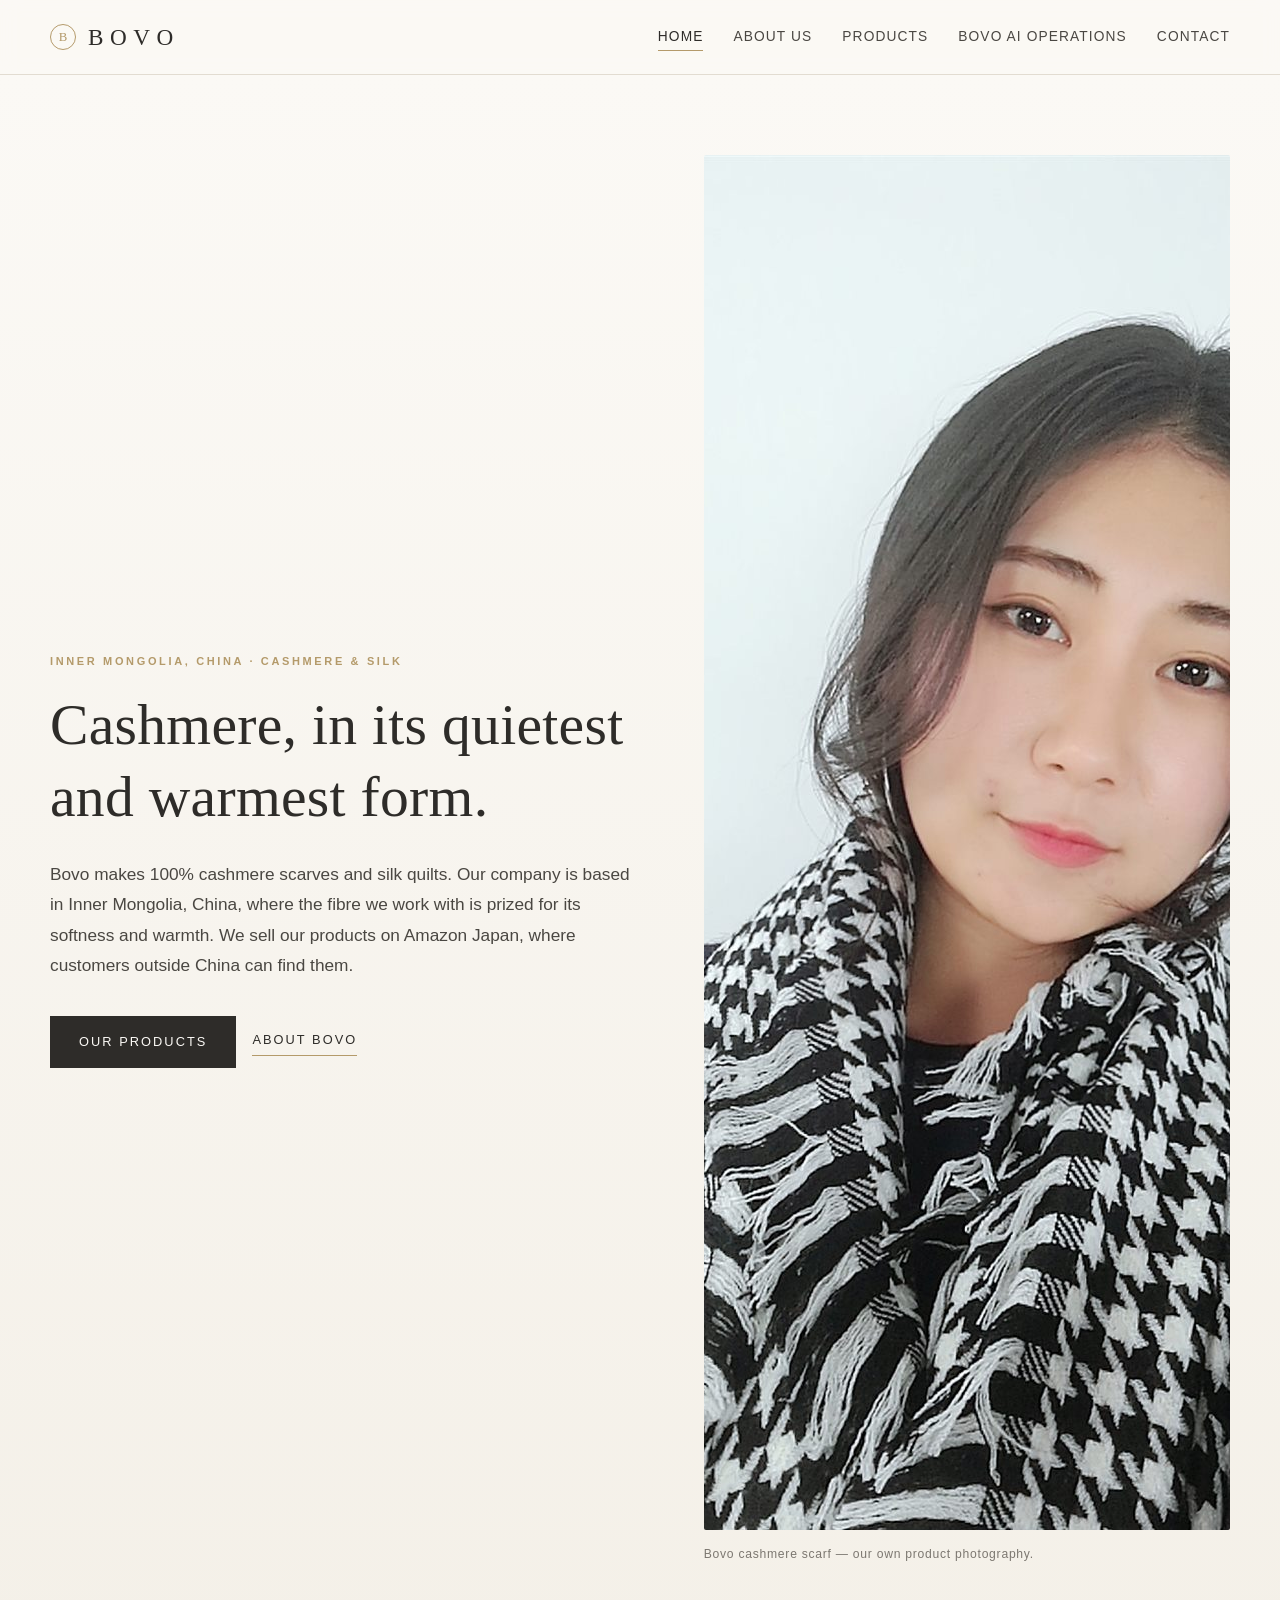
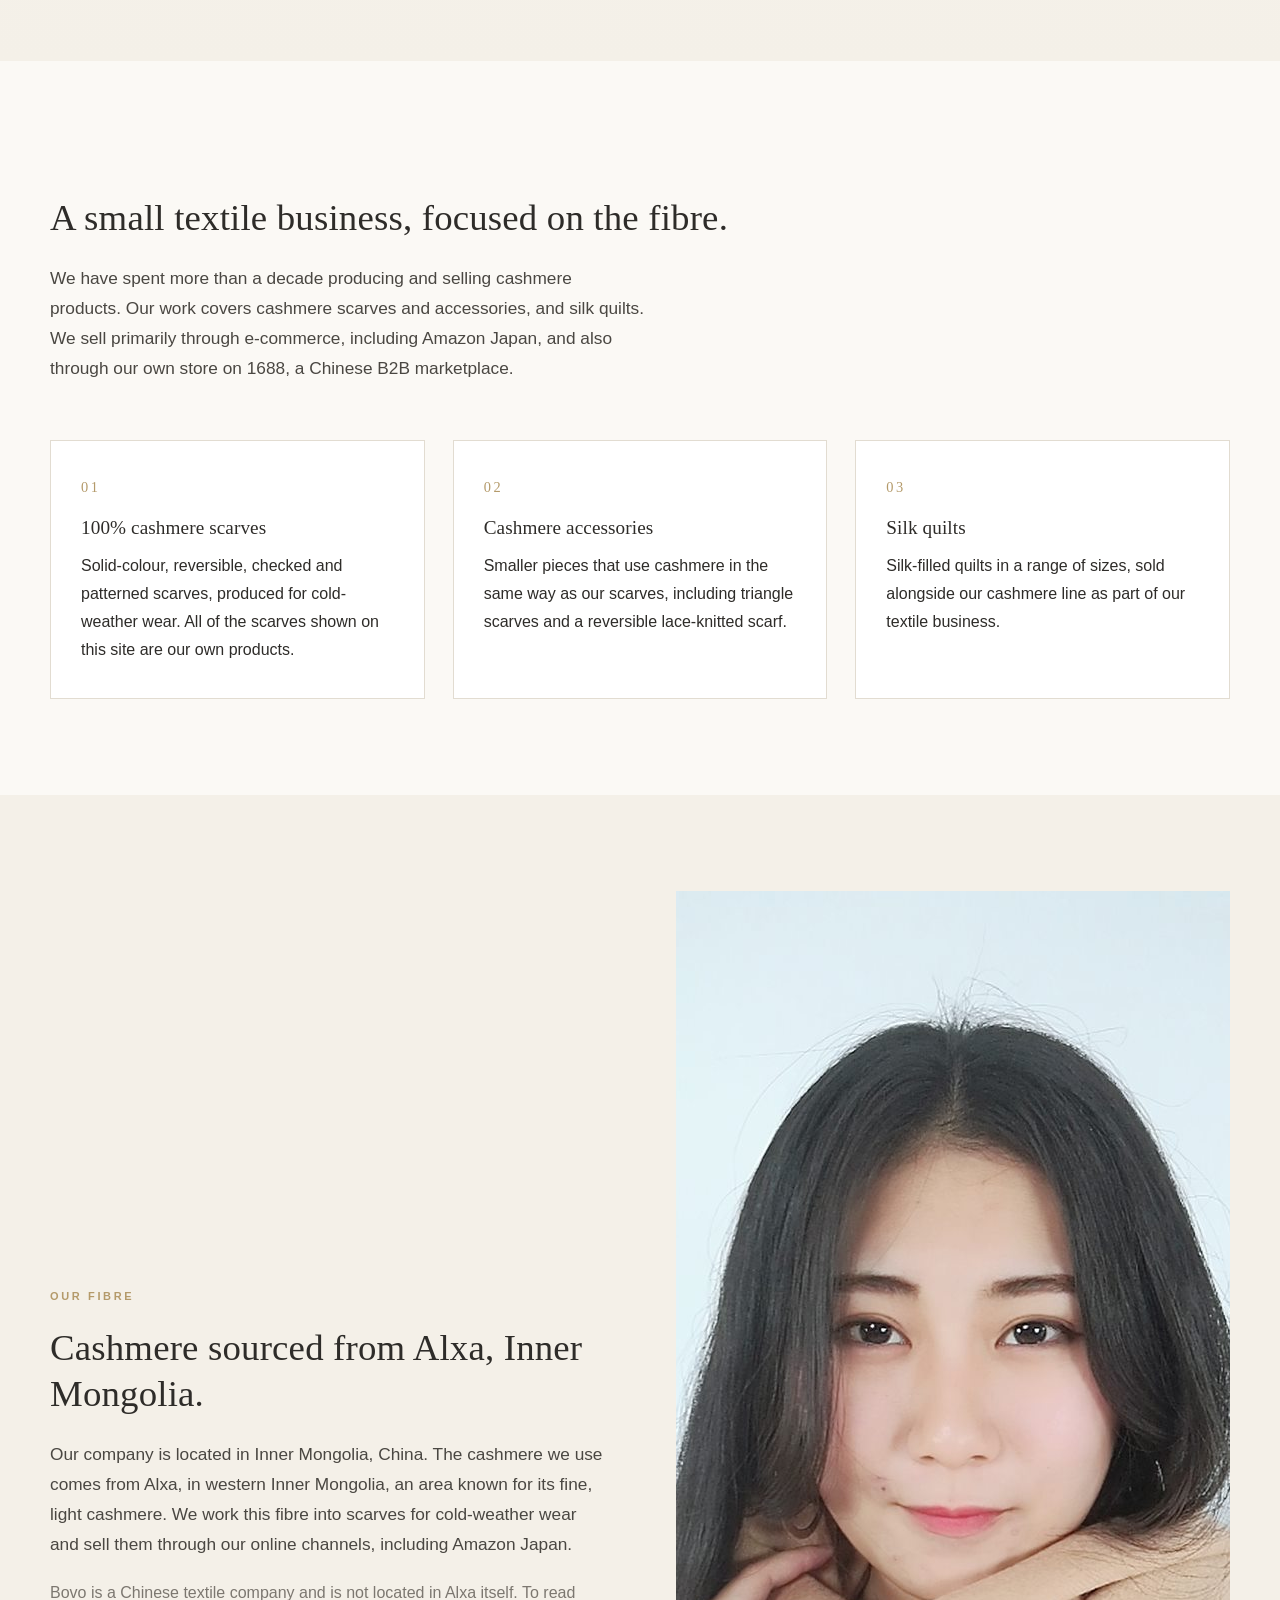
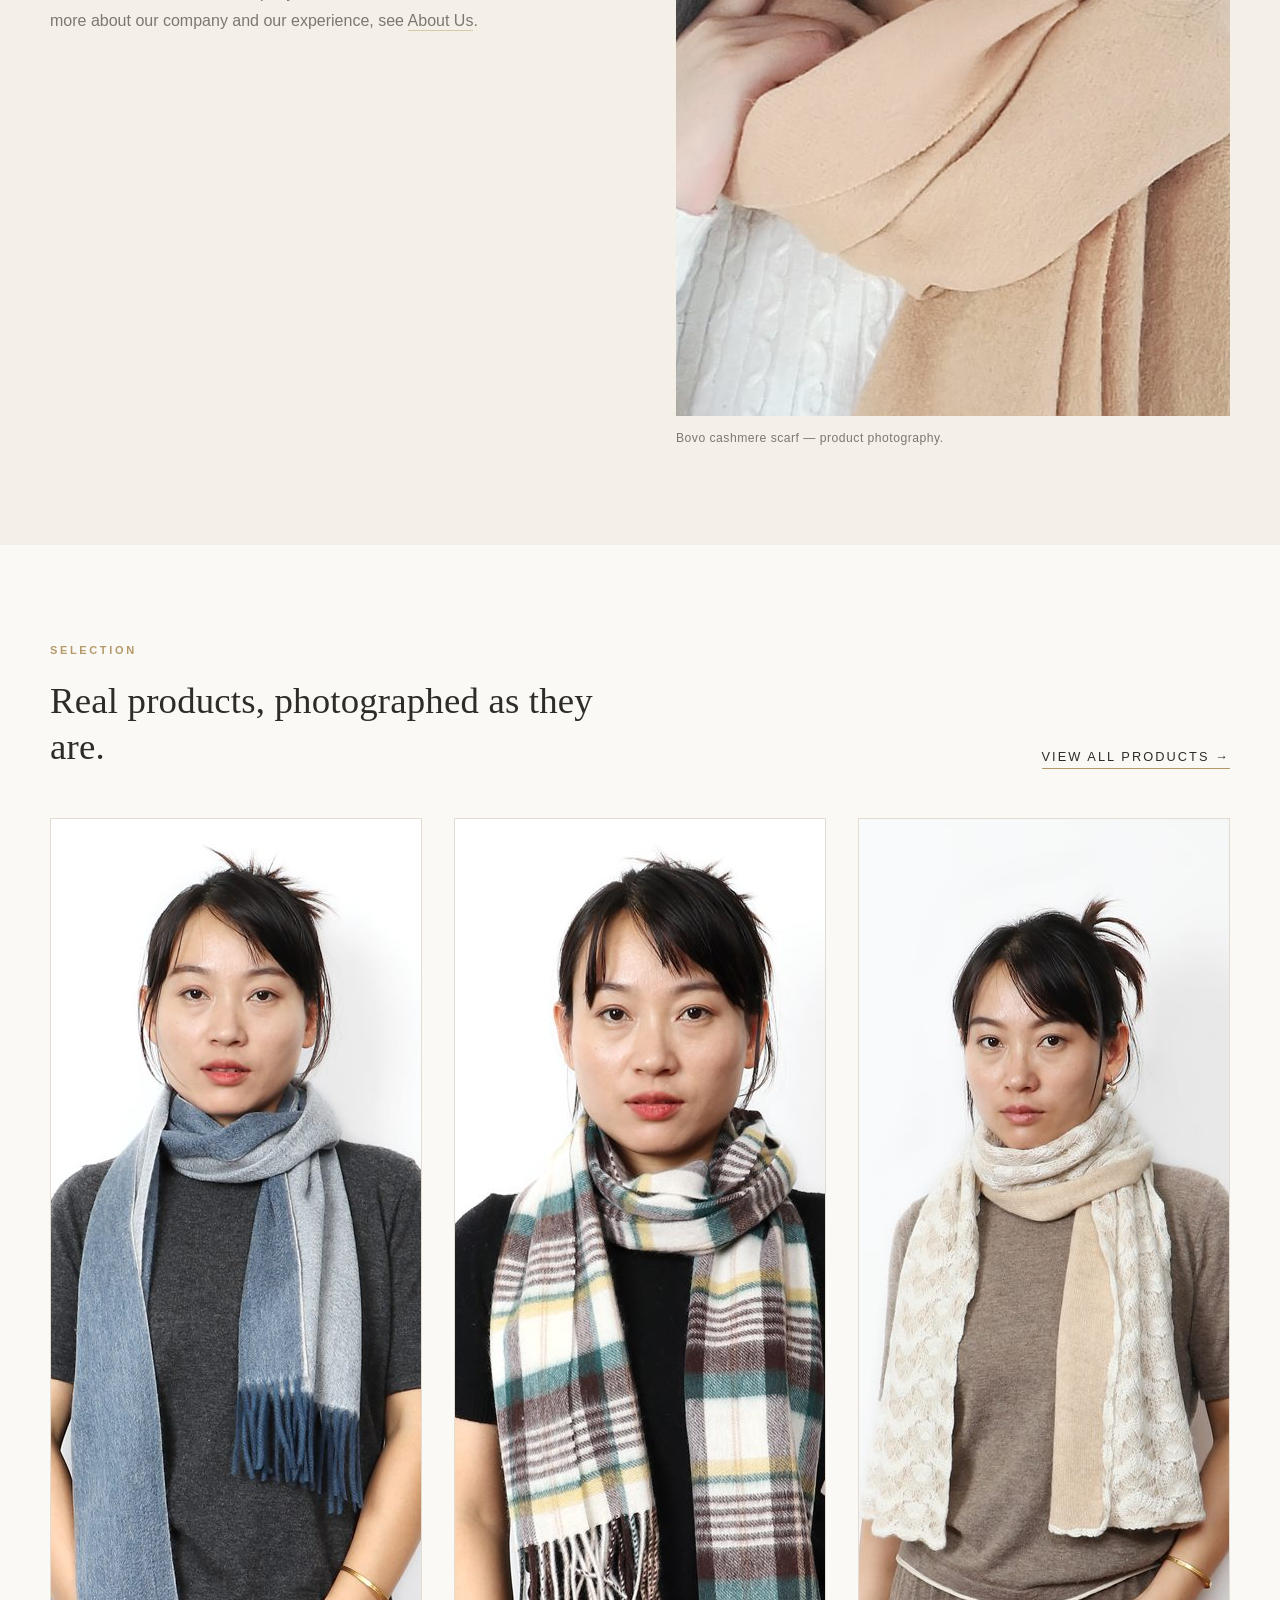
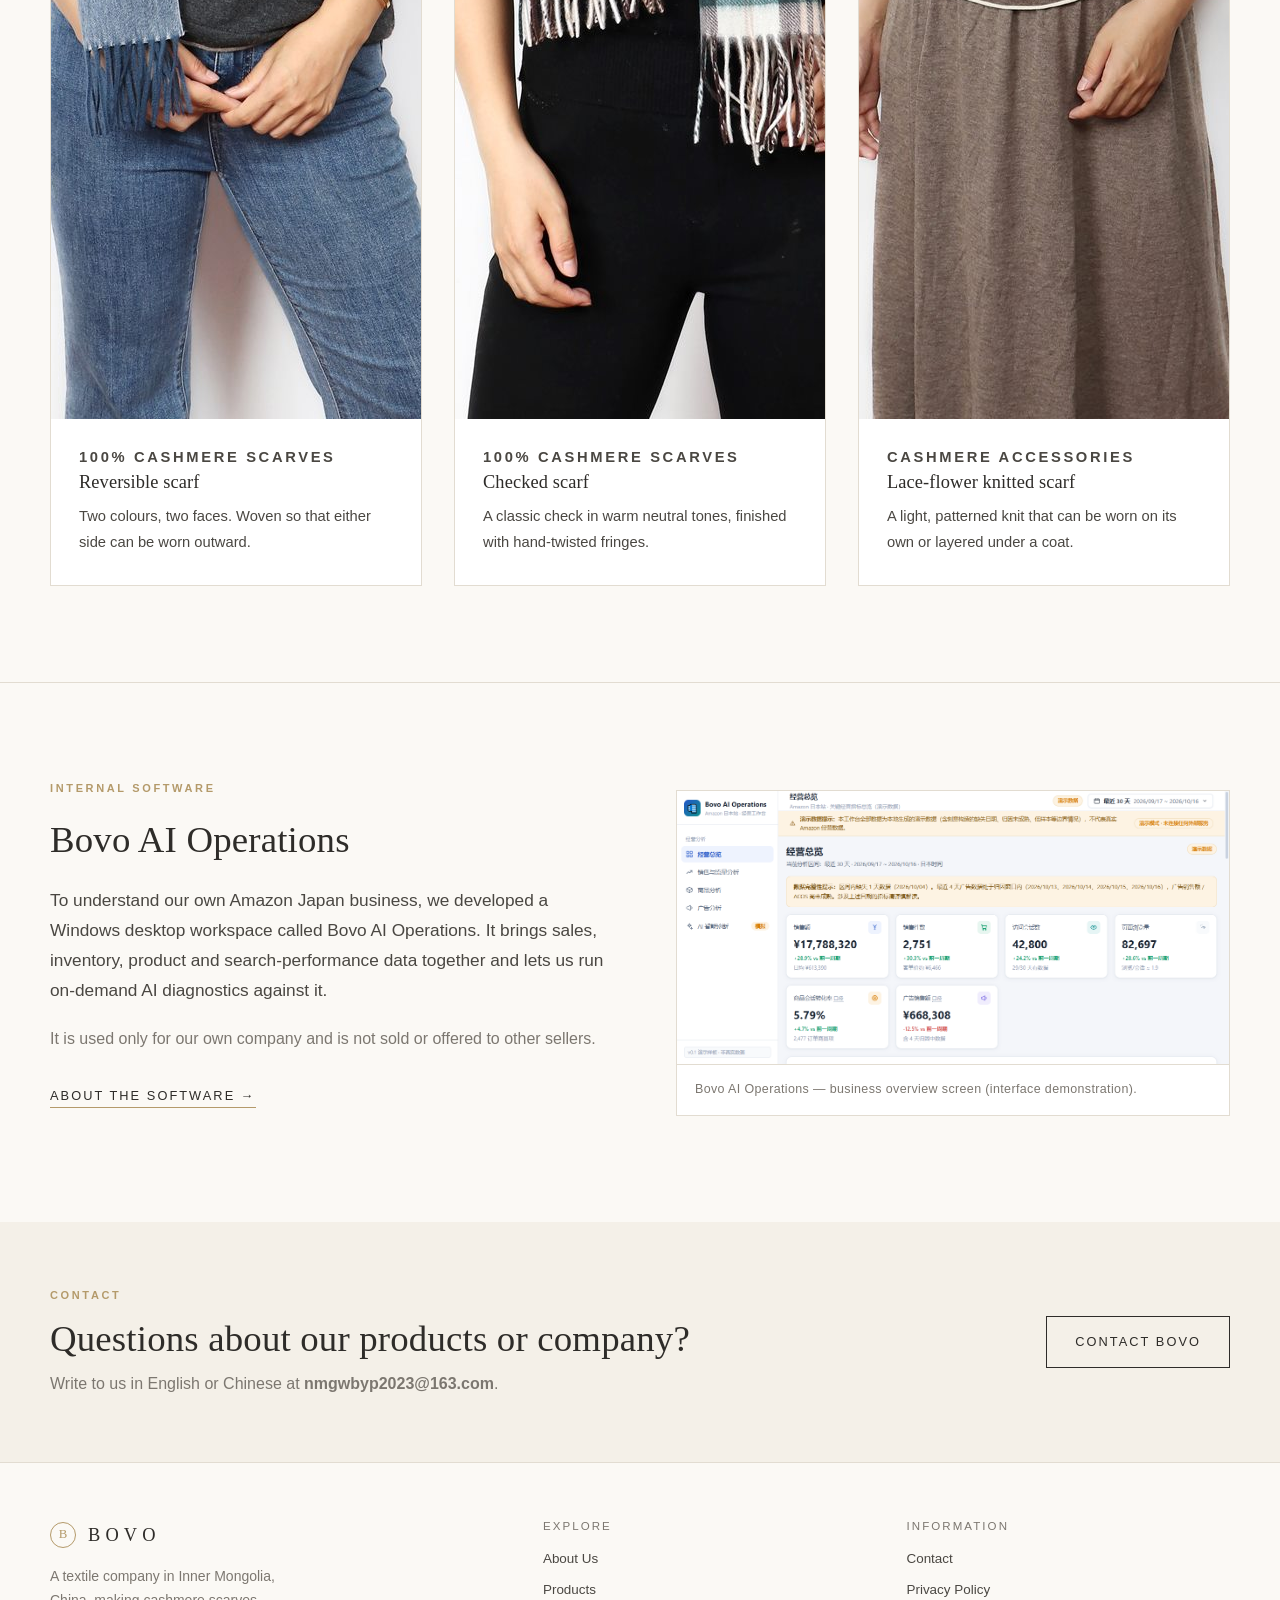
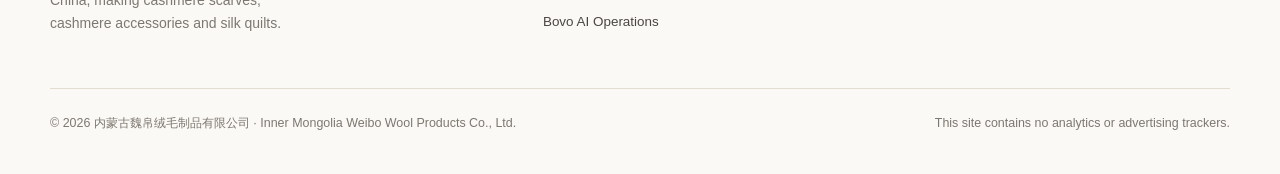
<file: index.html>
<!doctype html>
<html lang="en">
<head>
  <meta charset="utf-8">
  <meta name="viewport" content="width=device-width, initial-scale=1">
  <title>Bovo | Cashmere Scarves &amp; Silk Quilts from Inner Mongolia</title>
  <meta name="description" content="Bovo is the brand of 内蒙古魏帛绒毛制品有限公司 (Inner Mongolia Weibo Wool Products Co., Ltd.), a textile company in Inner Mongolia, China, making 100% cashmere scarves and silk quilts and selling on Amazon Japan.">
  <link rel="canonical" href="https://nmgwbyp180-wq.github.io/bovo-official/">
  <meta property="og:type" content="website">
  <meta property="og:title" content="Bovo | Cashmere Scarves &amp; Silk Quilts from Inner Mongolia">
  <meta property="og:description" content="A textile company in Inner Mongolia, China, making 100% cashmere scarves and silk quilts.">
  <meta property="og:url" content="https://nmgwbyp180-wq.github.io/bovo-official/">
  <link rel="icon" href="assets/img/favicon.svg" type="image/svg+xml">
  <link rel="stylesheet" href="assets/css/styles.css">
</head>
<body>
  <a class="skip" href="#main">Skip to content</a>

  <header class="site-header">
    <div class="wrap nav">
      <a class="brand" href="index.html" aria-label="Bovo home"><span class="mark" aria-hidden="true">B</span>Bovo</a>
      <button class="nav-toggle" type="button" aria-expanded="false" aria-controls="primary-nav">Menu</button>
      <ul class="nav-links" id="primary-nav">
        <li><a href="index.html" aria-current="page">Home</a></li>
        <li><a href="about.html">About Us</a></li>
        <li><a href="products.html">Products</a></li>
        <li><a href="ai-operations.html">Bovo AI Operations</a></li>
        <li><a href="contact.html">Contact</a></li>
      </ul>
    </div>
  </header>

  <main id="main">

    <!-- Hero -->
    <section class="hero">
      <div class="wrap hero-grid">
        <div>
          <p class="eyebrow">Inner Mongolia, China &middot; Cashmere &amp; Silk</p>
          <h1>Cashmere, in its quietest and warmest form.</h1>
          <p class="lead">Bovo makes 100% cashmere scarves and silk quilts. Our company is based in Inner Mongolia, China, where the fibre we work with is prized for its softness and warmth. We sell our products on Amazon Japan, where customers outside China can find them.</p>
          <div class="hero-actions">
            <a class="btn btn--solid" href="products.html">Our Products</a>
            <a class="text-link" href="about.html">About Bovo</a>
          </div>
        </div>
        <figure class="hero-figure">
          <img src="assets/img/hero-scarf.jpg" width="1100" height="1375" alt="A Bovo cashmere scarf in a black and ivory houndstooth pattern" fetchpriority="high">
          <figcaption>Bovo cashmere scarf &mdash; our own product photography.</figcaption>
        </figure>
      </div>
    </section>

    <!-- Business -->
    <section class="section">
      <div class="wrap">
        <p class="eyebrow reveal">What we do</p>
        <h2 class="reveal">A small textile business, focused on the fibre.</h2>
        <p class="lead reveal">We have spent more than a decade producing and selling cashmere products. Our work covers cashmere scarves and accessories, and silk quilts. We sell primarily through e-commerce, including Amazon Japan, and also through our own store on 1688, a Chinese B2B marketplace.</p>

        <div class="grid-3" style="margin-top:56px">
          <article class="card reveal">
            <span class="num">01</span>
            <h3>100% cashmere scarves</h3>
            <p>Solid-colour, reversible, checked and patterned scarves, produced for cold-weather wear. All of the scarves shown on this site are our own products.</p>
          </article>
          <article class="card reveal">
            <span class="num">02</span>
            <h3>Cashmere accessories</h3>
            <p>Smaller pieces that use cashmere in the same way as our scarves, including triangle scarves and a reversible lace-knitted scarf.</p>
          </article>
          <article class="card reveal">
            <span class="num">03</span>
            <h3>Silk quilts</h3>
            <p>Silk-filled quilts in a range of sizes, sold alongside our cashmere line as part of our textile business.</p>
          </article>
        </div>
      </div>
    </section>

    <!-- Origin -->
    <section class="section section--ivory">
      <div class="wrap split split--reverse">
        <figure class="split-media reveal" style="margin:0">
          <img src="assets/img/home-camel.jpg" width="900" height="1125" alt="A camel-coloured Bovo cashmere scarf worn wrapped around the neck">
          <figcaption class="caption">Bovo cashmere scarf &mdash; product photography.</figcaption>
        </figure>
        <div class="reveal">
          <p class="eyebrow">Our fibre</p>
          <h2>Cashmere sourced from Alxa, Inner Mongolia.</h2>
          <p class="lead">Our company is located in Inner Mongolia, China. The cashmere we use comes from Alxa, in western Inner Mongolia, an area known for its fine, light cashmere. We work this fibre into scarves for cold-weather wear and sell them through our online channels, including Amazon Japan.</p>
          <p class="muted">Bovo is a Chinese textile company and is not located in Alxa itself. To read more about our company and our experience, see <a class="link-underline" href="about.html">About Us</a>.</p>
        </div>
      </div>
    </section>

    <!-- Products preview -->
    <section class="section">
      <div class="wrap">
        <div class="split" style="align-items:end; margin-bottom:48px">
          <div class="reveal">
            <p class="eyebrow">Selection</p>
            <h2 style="margin-bottom:0">Real products, photographed as they are.</h2>
          </div>
          <div class="reveal" style="justify-self:end">
            <a class="text-link" href="products.html">View all products &rarr;</a>
          </div>
        </div>
        <div class="products">
          <article class="product reveal">
            <img src="assets/img/product-reversible.jpg" width="900" height="1200" alt="Reversible cashmere scarf in blue and grey, worn with a black top">
            <div class="product-body">
              <p class="product-tag">100% Cashmere Scarves</p>
              <h3>Reversible scarf</h3>
              <p>Two colours, two faces. Woven so that either side can be worn outward.</p>
            </div>
          </article>
          <article class="product reveal">
            <img src="assets/img/product-check-reversible.jpg" width="900" height="1200" alt="Checked cashmere scarf in beige and brown, worn with a black outfit">
            <div class="product-body">
              <p class="product-tag">100% Cashmere Scarves</p>
              <h3>Checked scarf</h3>
              <p>A classic check in warm neutral tones, finished with hand-twisted fringes.</p>
            </div>
          </article>
          <article class="product reveal">
            <img src="assets/img/product-lace.jpg" width="900" height="1200" alt="Reversible cashmere lace-flower knitted scarf in a soft neutral colour">
            <div class="product-body">
              <p class="product-tag">Cashmere Accessories</p>
              <h3>Lace-flower knitted scarf</h3>
              <p>A light, patterned knit that can be worn on its own or layered under a coat.</p>
            </div>
          </article>
        </div>
      </div>
    </section>

    <!-- Software -->
    <section class="section section--line">
      <div class="wrap split">
        <div class="reveal">
          <p class="eyebrow">Internal software</p>
          <h2>Bovo AI Operations</h2>
          <p class="lead">To understand our own Amazon Japan business, we developed a Windows desktop workspace called Bovo AI Operations. It brings sales, inventory, product and search-performance data together and lets us run on-demand AI diagnostics against it.</p>
          <p class="muted">It is used only for our own company and is not sold or offered to other sellers.</p>
          <p style="margin-top:28px"><a class="text-link" href="ai-operations.html">About the software &rarr;</a></p>
        </div>
        <figure class="shot reveal">
          <img src="assets/img/app-overview.png" width="1264" height="625" alt="Bovo AI Operations overview screen showing business metrics">
          <figcaption>Bovo AI Operations &mdash; business overview screen (interface demonstration).</figcaption>
        </figure>
      </div>
    </section>

    <!-- Contact strip -->
    <section class="section section--tight section--ivory">
      <div class="wrap" style="display:flex; flex-wrap:wrap; gap:28px; align-items:center; justify-content:space-between">
        <div class="reveal">
          <p class="eyebrow" style="margin-bottom:10px">Contact</p>
          <h2 style="margin-bottom:8px">Questions about our products or company?</h2>
          <p class="muted" style="margin-bottom:0">Write to us in English or Chinese at <strong>nmgwbyp2023@163.com</strong>.</p>
        </div>
        <a class="btn reveal" href="contact.html">Contact Bovo</a>
      </div>
    </section>

  </main>

  <footer class="site-footer">
    <div class="wrap">
      <div class="footer-grid">
        <div>
          <a class="brand" href="index.html" style="font-size:1.15rem"><span class="mark" aria-hidden="true">B</span>Bovo</a>
          <p class="small muted" style="margin-top:14px; max-width:34ch">A textile company in Inner Mongolia, China, making cashmere scarves, cashmere accessories and silk quilts.</p>
        </div>
        <div>
          <h4>Explore</h4>
          <ul>
            <li><a href="about.html">About Us</a></li>
            <li><a href="products.html">Products</a></li>
            <li><a href="ai-operations.html">Bovo AI Operations</a></li>
          </ul>
        </div>
        <div>
          <h4>Information</h4>
          <ul>
            <li><a href="contact.html">Contact</a></li>
            <li><a href="https://nmgwbyp180-wq.github.io/bovo-ai-privacy/privacy.html">Privacy Policy</a></li>
          </ul>
        </div>
      </div>
      <div class="footer-bottom">
        <span>&copy; <span data-year>2026</span> 内蒙古魏帛绒毛制品有限公司 &middot; Inner Mongolia Weibo Wool Products Co., Ltd.</span>
        <span>This site contains no analytics or advertising trackers.</span>
      </div>
    </div>
  </footer>

  <script src="assets/js/main.js"></script>
  <script>document.querySelectorAll('[data-year]').forEach(function(f){f.textContent=new Date().getFullYear();});</script>
</body>
</html>
</file>
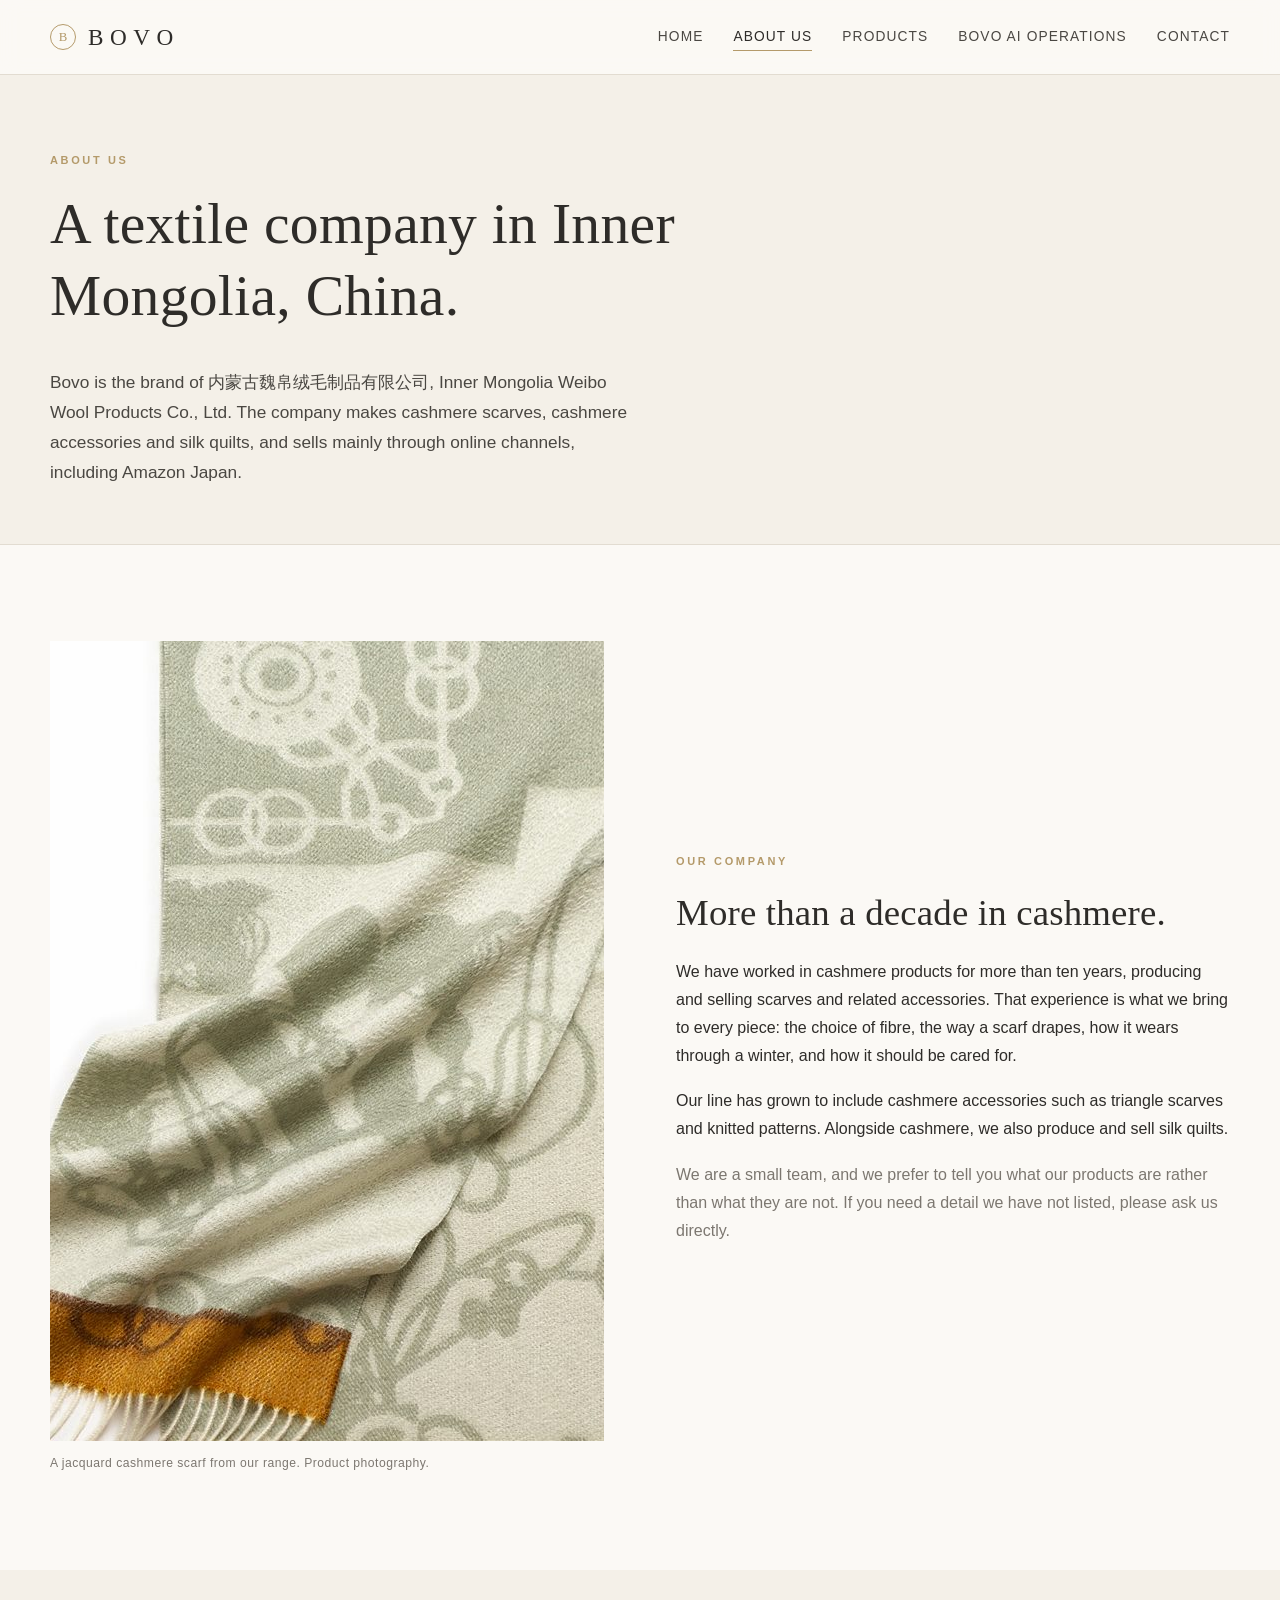
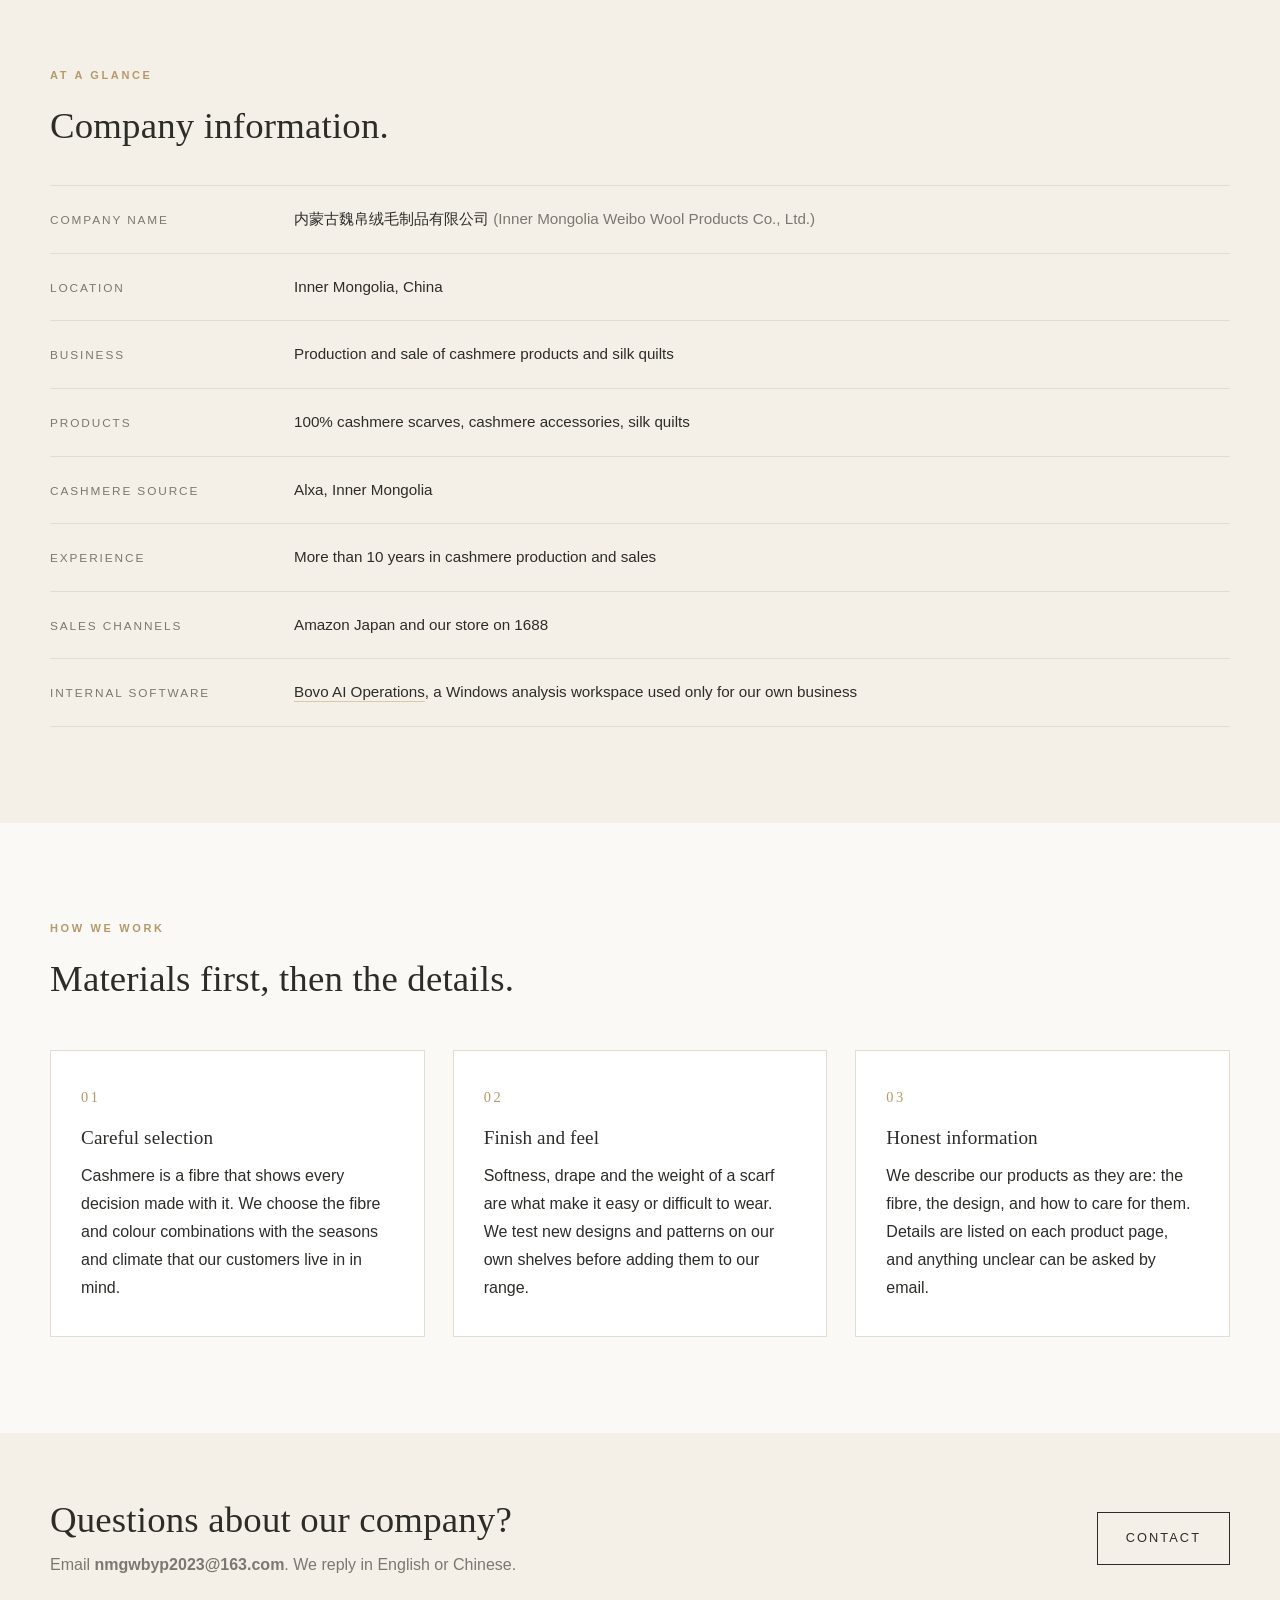
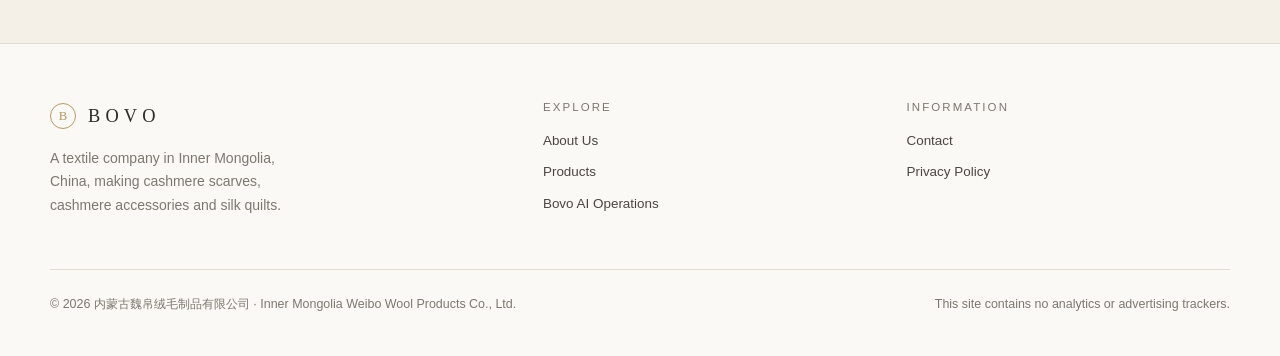
<file: about.html>
<!doctype html>
<html lang="en">
<head>
  <meta charset="utf-8">
  <meta name="viewport" content="width=device-width, initial-scale=1">
  <title>About Us | Bovo</title>
  <meta name="description" content="About Bovo — 内蒙古魏帛绒毛制品有限公司 (Inner Mongolia Weibo Wool Products Co., Ltd.), a textile company in Inner Mongolia, China, with more than a decade of cashmere production and sales experience.">
  <link rel="canonical" href="https://nmgwbyp180-wq.github.io/bovo-official/about.html">
  <link rel="icon" href="assets/img/favicon.svg" type="image/svg+xml">
  <link rel="stylesheet" href="assets/css/styles.css">
</head>
<body>
  <a class="skip" href="#main">Skip to content</a>

  <header class="site-header">
    <div class="wrap nav">
      <a class="brand" href="index.html" aria-label="Bovo home"><span class="mark" aria-hidden="true">B</span>Bovo</a>
      <button class="nav-toggle" type="button" aria-expanded="false" aria-controls="primary-nav">Menu</button>
      <ul class="nav-links" id="primary-nav">
        <li><a href="index.html">Home</a></li>
        <li><a href="about.html" aria-current="page">About Us</a></li>
        <li><a href="products.html">Products</a></li>
        <li><a href="ai-operations.html">Bovo AI Operations</a></li>
        <li><a href="contact.html">Contact</a></li>
      </ul>
    </div>
  </header>

  <main id="main">

    <section class="page-head">
      <div class="wrap">
        <p class="eyebrow">About us</p>
        <h1>A textile company in Inner Mongolia, China.</h1>
        <p class="lead">Bovo is the brand of 内蒙古魏帛绒毛制品有限公司, Inner Mongolia Weibo Wool Products Co., Ltd. The company makes cashmere scarves, cashmere accessories and silk quilts, and sells mainly through online channels, including Amazon Japan.</p>
      </div>
    </section>

    <section class="section">
      <div class="wrap split">
        <figure class="split-media split-media--landscape reveal" style="margin:0">
          <img src="assets/img/about-jacquard.jpg" width="1200" height="800" alt="A folded Bovo jacquard cashmere scarf in soft green and ivory with an amber border">
          <figcaption class="caption">A jacquard cashmere scarf from our range. Product photography.</figcaption>
        </figure>
        <div class="reveal">
          <p class="eyebrow">Our company</p>
          <h2>More than a decade in cashmere.</h2>
          <p>We have worked in cashmere products for more than ten years, producing and selling scarves and related accessories. That experience is what we bring to every piece: the choice of fibre, the way a scarf drapes, how it wears through a winter, and how it should be cared for.</p>
          <p>Our line has grown to include cashmere accessories such as triangle scarves and knitted patterns. Alongside cashmere, we also produce and sell silk quilts.</p>
          <p class="muted">We are a small team, and we prefer to tell you what our products are rather than what they are not. If you need a detail we have not listed, please ask us directly.</p>
        </div>
      </div>
    </section>

    <section class="section section--ivory">
      <div class="wrap">
        <p class="eyebrow reveal">At a glance</p>
        <h2 class="reveal">Company information.</h2>
        <ul class="facts reveal" style="margin-top:36px">
          <li>
            <span class="k">Company name</span>
            <span>内蒙古魏帛绒毛制品有限公司 <span class="muted">(Inner Mongolia Weibo Wool Products Co., Ltd.)</span></span>
          </li>
          <li>
            <span class="k">Location</span>
            <span>Inner Mongolia, China</span>
          </li>
          <li>
            <span class="k">Business</span>
            <span>Production and sale of cashmere products and silk quilts</span>
          </li>
          <li>
            <span class="k">Products</span>
            <span>100% cashmere scarves, cashmere accessories, silk quilts</span>
          </li>
          <li>
            <span class="k">Cashmere source</span>
            <span>Alxa, Inner Mongolia</span>
          </li>
          <li>
            <span class="k">Experience</span>
            <span>More than 10 years in cashmere production and sales</span>
          </li>
          <li>
            <span class="k">Sales channels</span>
            <span>Amazon Japan and our store on 1688</span>
          </li>
          <li>
            <span class="k">Internal software</span>
            <span><a class="link-underline" href="ai-operations.html">Bovo AI Operations</a>, a Windows analysis workspace used only for our own business</span>
          </li>
        </ul>
      </div>
    </section>

    <section class="section">
      <div class="wrap">
        <p class="eyebrow reveal">How we work</p>
        <h2 class="reveal">Materials first, then the details.</h2>
        <div class="grid-3" style="margin-top:48px">
          <article class="card reveal">
            <span class="num">01</span>
            <h3>Careful selection</h3>
            <p>Cashmere is a fibre that shows every decision made with it. We choose the fibre and colour combinations with the seasons and climate that our customers live in in mind.</p>
          </article>
          <article class="card reveal">
            <span class="num">02</span>
            <h3>Finish and feel</h3>
            <p>Softness, drape and the weight of a scarf are what make it easy or difficult to wear. We test new designs and patterns on our own shelves before adding them to our range.</p>
          </article>
          <article class="card reveal">
            <span class="num">03</span>
            <h3>Honest information</h3>
            <p>We describe our products as they are: the fibre, the design, and how to care for them. Details are listed on each product page, and anything unclear can be asked by email.</p>
          </article>
        </div>
      </div>
    </section>

    <section class="section section--tight section--ivory">
      <div class="wrap" style="display:flex; flex-wrap:wrap; gap:28px; align-items:center; justify-content:space-between">
        <div class="reveal">
          <h2 style="margin-bottom:8px">Questions about our company?</h2>
          <p class="muted" style="margin-bottom:0">Email <strong>nmgwbyp2023@163.com</strong>. We reply in English or Chinese.</p>
        </div>
        <a class="btn reveal" href="contact.html">Contact</a>
      </div>
    </section>

  </main>

  <footer class="site-footer">
    <div class="wrap">
      <div class="footer-grid">
        <div>
          <a class="brand" href="index.html" style="font-size:1.15rem"><span class="mark" aria-hidden="true">B</span>Bovo</a>
          <p class="small muted" style="margin-top:14px; max-width:34ch">A textile company in Inner Mongolia, China, making cashmere scarves, cashmere accessories and silk quilts.</p>
        </div>
        <div>
          <h4>Explore</h4>
          <ul>
            <li><a href="about.html">About Us</a></li>
            <li><a href="products.html">Products</a></li>
            <li><a href="ai-operations.html">Bovo AI Operations</a></li>
          </ul>
        </div>
        <div>
          <h4>Information</h4>
          <ul>
            <li><a href="contact.html">Contact</a></li>
            <li><a href="https://nmgwbyp180-wq.github.io/bovo-ai-privacy/privacy.html">Privacy Policy</a></li>
          </ul>
        </div>
      </div>
      <div class="footer-bottom">
        <span>&copy; <span data-year>2026</span> 内蒙古魏帛绒毛制品有限公司 &middot; Inner Mongolia Weibo Wool Products Co., Ltd.</span>
        <span>This site contains no analytics or advertising trackers.</span>
      </div>
    </div>
  </footer>

  <script src="assets/js/main.js"></script>
  <script>document.querySelectorAll('[data-year]').forEach(function(f){f.textContent=new Date().getFullYear();});</script>
</body>
</html>
</file>
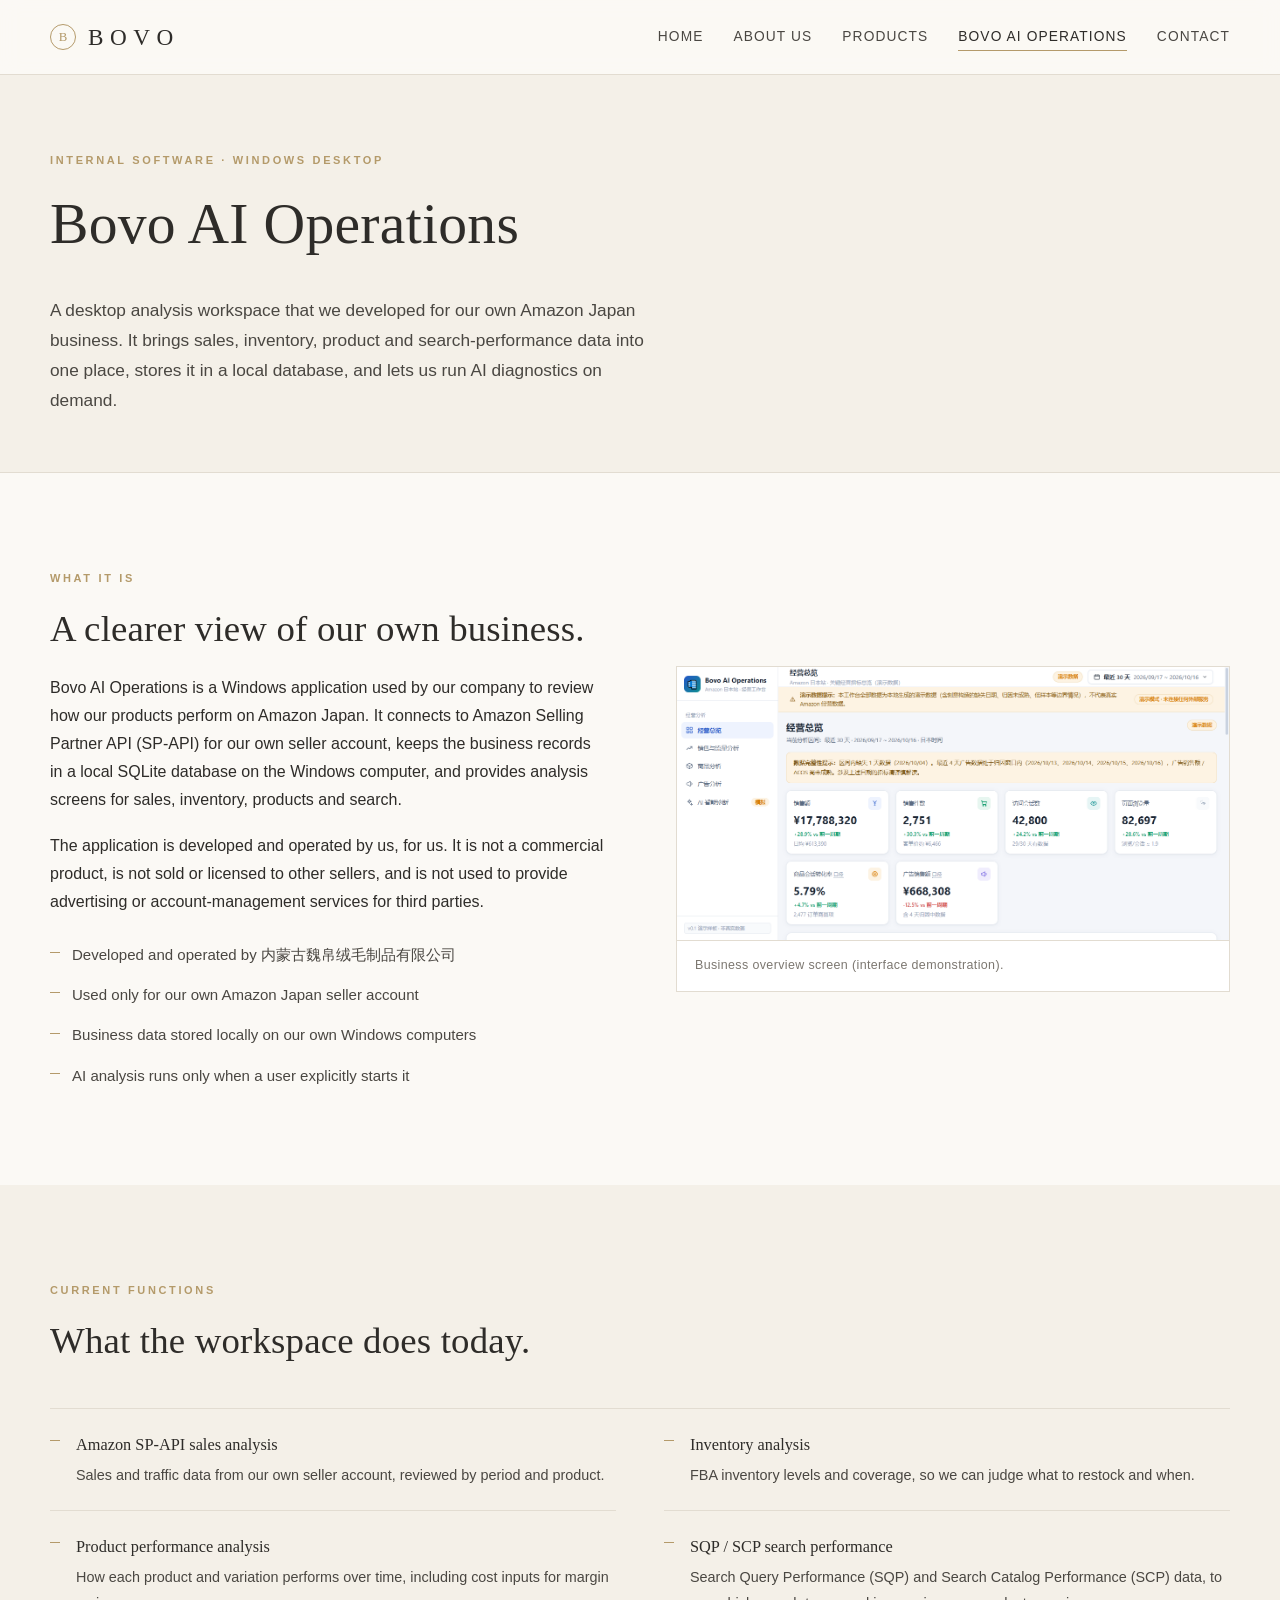
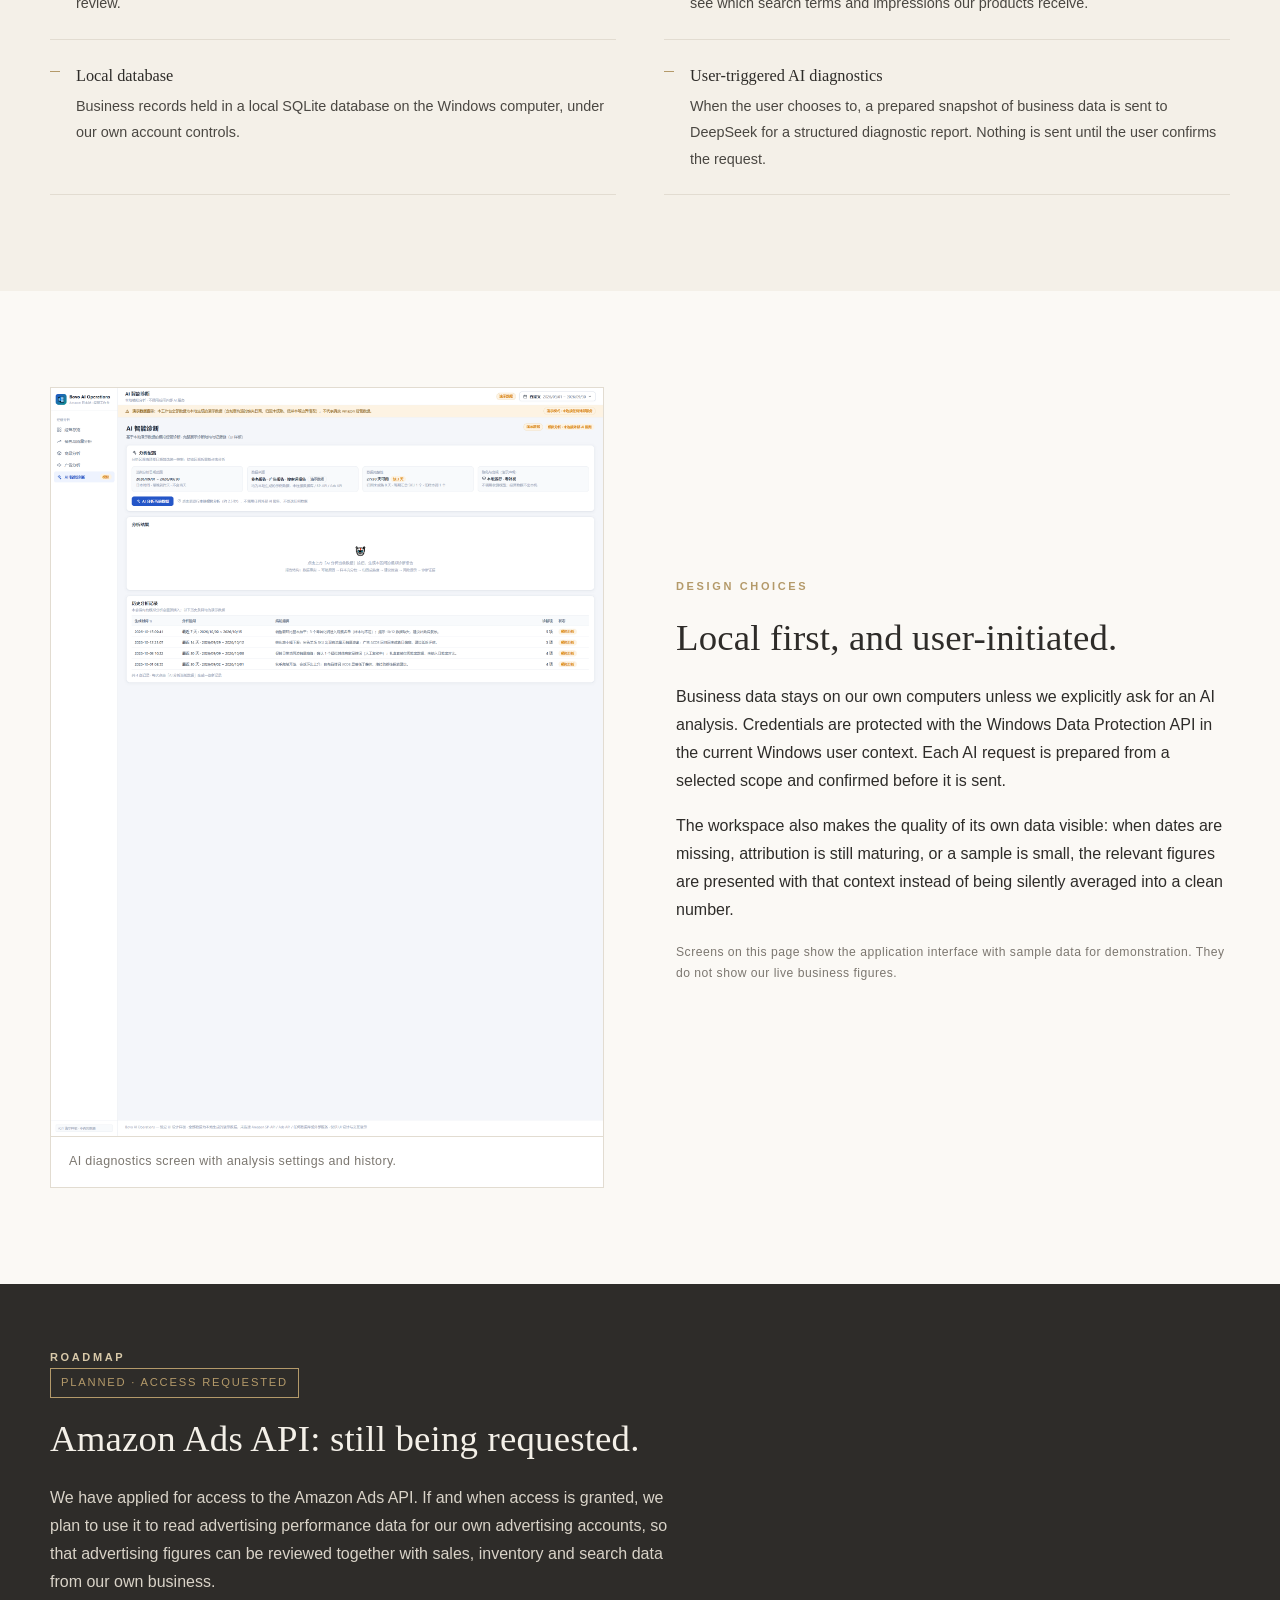
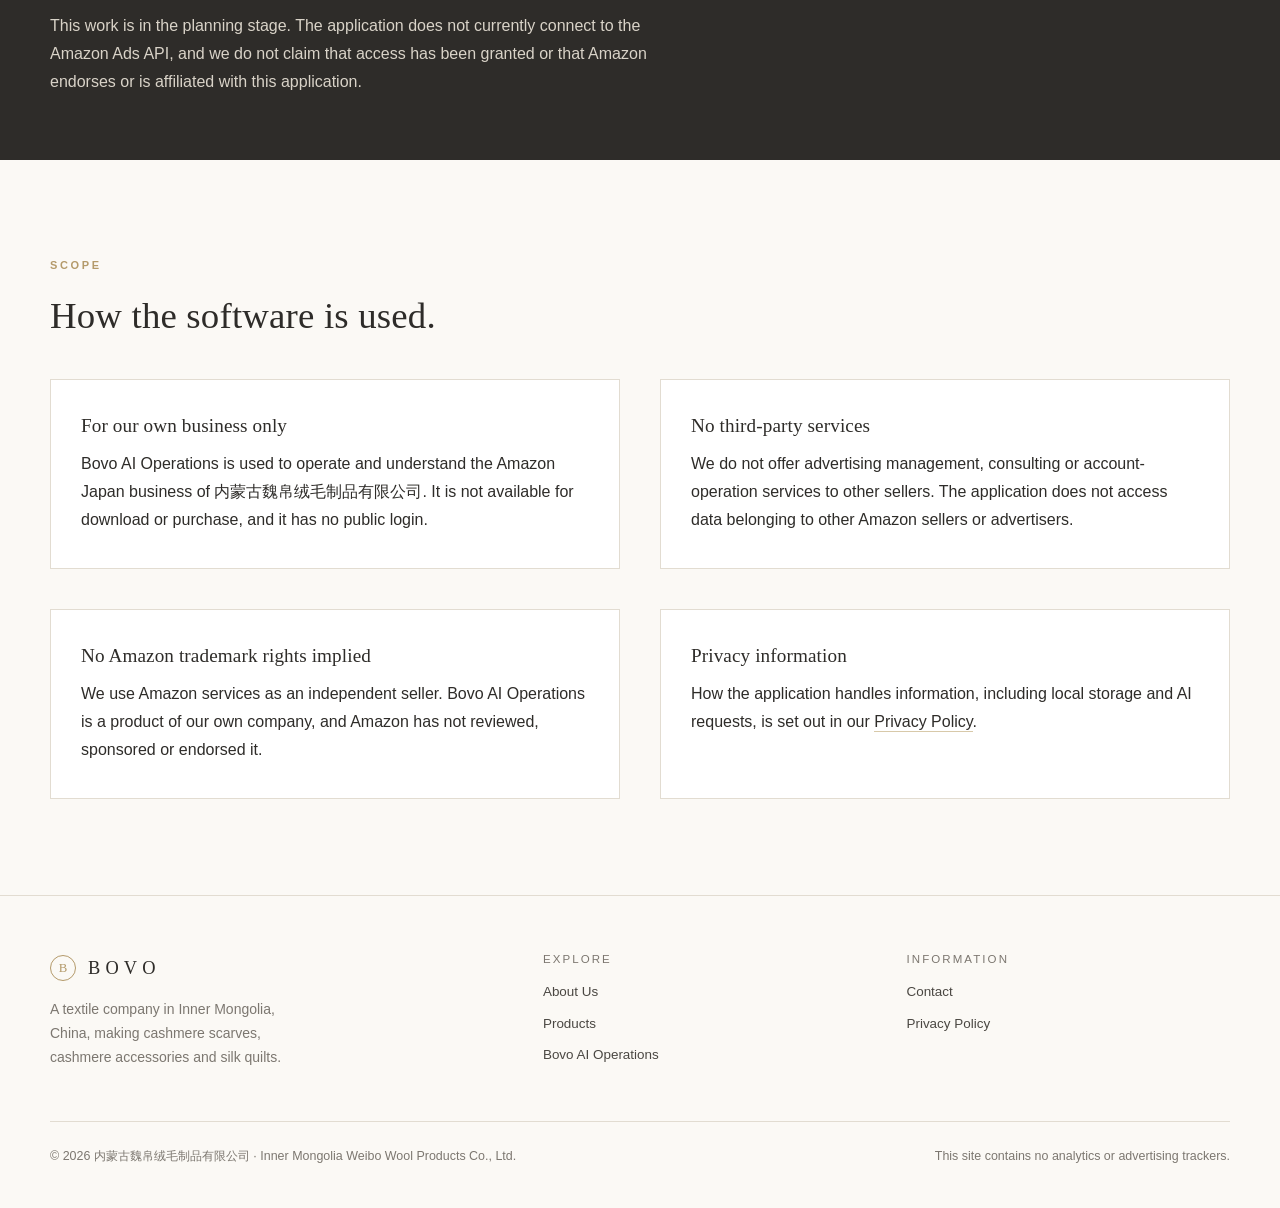
<file: ai-operations.html>
<!doctype html>
<html lang="en">
<head>
  <meta charset="utf-8">
  <meta name="viewport" content="width=device-width, initial-scale=1">
  <title>Bovo AI Operations | Bovo</title>
  <meta name="description" content="Bovo AI Operations is a Windows desktop workspace developed by 内蒙古魏帛绒毛制品有限公司 to analyze its own Amazon Japan business. Internal use only.">
  <link rel="canonical" href="https://nmgwbyp180-wq.github.io/bovo-official/ai-operations.html">
  <link rel="icon" href="assets/img/favicon.svg" type="image/svg+xml">
  <link rel="stylesheet" href="assets/css/styles.css">
</head>
<body>
  <a class="skip" href="#main">Skip to content</a>

  <header class="site-header">
    <div class="wrap nav">
      <a class="brand" href="index.html" aria-label="Bovo home"><span class="mark" aria-hidden="true">B</span>Bovo</a>
      <button class="nav-toggle" type="button" aria-expanded="false" aria-controls="primary-nav">Menu</button>
      <ul class="nav-links" id="primary-nav">
        <li><a href="index.html">Home</a></li>
        <li><a href="about.html">About Us</a></li>
        <li><a href="products.html">Products</a></li>
        <li><a href="ai-operations.html" aria-current="page">Bovo AI Operations</a></li>
        <li><a href="contact.html">Contact</a></li>
      </ul>
    </div>
  </header>

  <main id="main">

    <section class="page-head">
      <div class="wrap">
        <p class="eyebrow">Internal software &middot; Windows desktop</p>
        <h1>Bovo AI Operations</h1>
        <p class="lead">A desktop analysis workspace that we developed for our own Amazon Japan business. It brings sales, inventory, product and search-performance data into one place, stores it in a local database, and lets us run AI diagnostics on demand.</p>
      </div>
    </section>

    <section class="section">
      <div class="wrap split">
        <div class="reveal">
          <p class="eyebrow">What it is</p>
          <h2>A clearer view of our own business.</h2>
          <p>Bovo AI Operations is a Windows application used by our company to review how our products perform on Amazon Japan. It connects to Amazon Selling Partner API (SP-API) for our own seller account, keeps the business records in a local SQLite database on the Windows computer, and provides analysis screens for sales, inventory, products and search.</p>
          <p>The application is developed and operated by us, for us. It is not a commercial product, is not sold or licensed to other sellers, and is not used to provide advertising or account-management services for third parties.</p>
          <ul class="checklist" style="margin-top:26px">
            <li>Developed and operated by 内蒙古魏帛绒毛制品有限公司</li>
            <li>Used only for our own Amazon Japan seller account</li>
            <li>Business data stored locally on our own Windows computers</li>
            <li>AI analysis runs only when a user explicitly starts it</li>
          </ul>
        </div>
        <figure class="shot reveal">
          <img src="assets/img/app-overview.png" width="1264" height="625" alt="Overview screen of Bovo AI Operations with sales and traffic metrics">
          <figcaption>Business overview screen (interface demonstration).</figcaption>
        </figure>
      </div>
    </section>

    <section class="section section--ivory">
      <div class="wrap">
        <p class="eyebrow reveal">Current functions</p>
        <h2 class="reveal">What the workspace does today.</h2>
        <ul class="feature-list reveal" style="margin-top:44px">
          <li>
            <strong>Amazon SP-API sales analysis</strong>
            <span>Sales and traffic data from our own seller account, reviewed by period and product.</span>
          </li>
          <li>
            <strong>Inventory analysis</strong>
            <span>FBA inventory levels and coverage, so we can judge what to restock and when.</span>
          </li>
          <li>
            <strong>Product performance analysis</strong>
            <span>How each product and variation performs over time, including cost inputs for margin review.</span>
          </li>
          <li>
            <strong>SQP / SCP search performance</strong>
            <span>Search Query Performance (SQP) and Search Catalog Performance (SCP) data, to see which search terms and impressions our products receive.</span>
          </li>
          <li>
            <strong>Local database</strong>
            <span>Business records held in a local SQLite database on the Windows computer, under our own account controls.</span>
          </li>
          <li>
            <strong>User-triggered AI diagnostics</strong>
            <span>When the user chooses to, a prepared snapshot of business data is sent to DeepSeek for a structured diagnostic report. Nothing is sent until the user confirms the request.</span>
          </li>
        </ul>
      </div>
    </section>

    <section class="section">
      <div class="wrap split split--reverse">
        <figure class="shot reveal">
          <img src="assets/img/app-ai.png" width="1920" height="2600" alt="AI diagnostic screen of Bovo AI Operations showing analysis settings and history">
          <figcaption>AI diagnostics screen with analysis settings and history.</figcaption>
        </figure>
        <div class="reveal">
          <p class="eyebrow">Design choices</p>
          <h2>Local first, and user-initiated.</h2>
          <p>Business data stays on our own computers unless we explicitly ask for an AI analysis. Credentials are protected with the Windows Data Protection API in the current Windows user context. Each AI request is prepared from a selected scope and confirmed before it is sent.</p>
          <p>The workspace also makes the quality of its own data visible: when dates are missing, attribution is still maturing, or a sample is small, the relevant figures are presented with that context instead of being silently averaged into a clean number.</p>
          <p class="caption">Screens on this page show the application interface with sample data for demonstration. They do not show our live business figures.</p>
        </div>
      </div>
    </section>

    <section class="banner">
      <div class="wrap">
        <p class="eyebrow">Roadmap</p>
        <span class="status">Planned &middot; access requested</span>
        <h2>Amazon Ads API: still being requested.</h2>
        <p>We have applied for access to the Amazon Ads API. If and when access is granted, we plan to use it to read advertising performance data for our own advertising accounts, so that advertising figures can be reviewed together with sales, inventory and search data from our own business.</p>
        <p style="margin-top:16px">This work is in the planning stage. The application does not currently connect to the Amazon Ads API, and we do not claim that access has been granted or that Amazon endorses or is affiliated with this application.</p>
      </div>
    </section>

    <section class="section">
      <div class="wrap">
        <p class="eyebrow reveal">Scope</p>
        <h2 class="reveal">How the software is used.</h2>
        <div class="grid-2" style="margin-top:40px">
          <div class="card reveal">
            <h3>For our own business only</h3>
            <p>Bovo AI Operations is used to operate and understand the Amazon Japan business of 内蒙古魏帛绒毛制品有限公司. It is not available for download or purchase, and it has no public login.</p>
          </div>
          <div class="card reveal">
            <h3>No third-party services</h3>
            <p>We do not offer advertising management, consulting or account-operation services to other sellers. The application does not access data belonging to other Amazon sellers or advertisers.</p>
          </div>
          <div class="card reveal">
            <h3>No Amazon trademark rights implied</h3>
            <p>We use Amazon services as an independent seller. Bovo AI Operations is a product of our own company, and Amazon has not reviewed, sponsored or endorsed it.</p>
          </div>
          <div class="card reveal">
            <h3>Privacy information</h3>
            <p>How the application handles information, including local storage and AI requests, is set out in our <a class="link-underline" href="https://nmgwbyp180-wq.github.io/bovo-ai-privacy/privacy.html">Privacy Policy</a>.</p>
          </div>
        </div>
      </div>
    </section>

  </main>

  <footer class="site-footer">
    <div class="wrap">
      <div class="footer-grid">
        <div>
          <a class="brand" href="index.html" style="font-size:1.15rem"><span class="mark" aria-hidden="true">B</span>Bovo</a>
          <p class="small muted" style="margin-top:14px; max-width:34ch">A textile company in Inner Mongolia, China, making cashmere scarves, cashmere accessories and silk quilts.</p>
        </div>
        <div>
          <h4>Explore</h4>
          <ul>
            <li><a href="about.html">About Us</a></li>
            <li><a href="products.html">Products</a></li>
            <li><a href="ai-operations.html">Bovo AI Operations</a></li>
          </ul>
        </div>
        <div>
          <h4>Information</h4>
          <ul>
            <li><a href="contact.html">Contact</a></li>
            <li><a href="https://nmgwbyp180-wq.github.io/bovo-ai-privacy/privacy.html">Privacy Policy</a></li>
          </ul>
        </div>
      </div>
      <div class="footer-bottom">
        <span>&copy; <span data-year>2026</span> 内蒙古魏帛绒毛制品有限公司 &middot; Inner Mongolia Weibo Wool Products Co., Ltd.</span>
        <span>This site contains no analytics or advertising trackers.</span>
      </div>
    </div>
  </footer>

  <script src="assets/js/main.js"></script>
  <script>document.querySelectorAll('[data-year]').forEach(function(f){f.textContent=new Date().getFullYear();});</script>
</body>
</html>
</file>
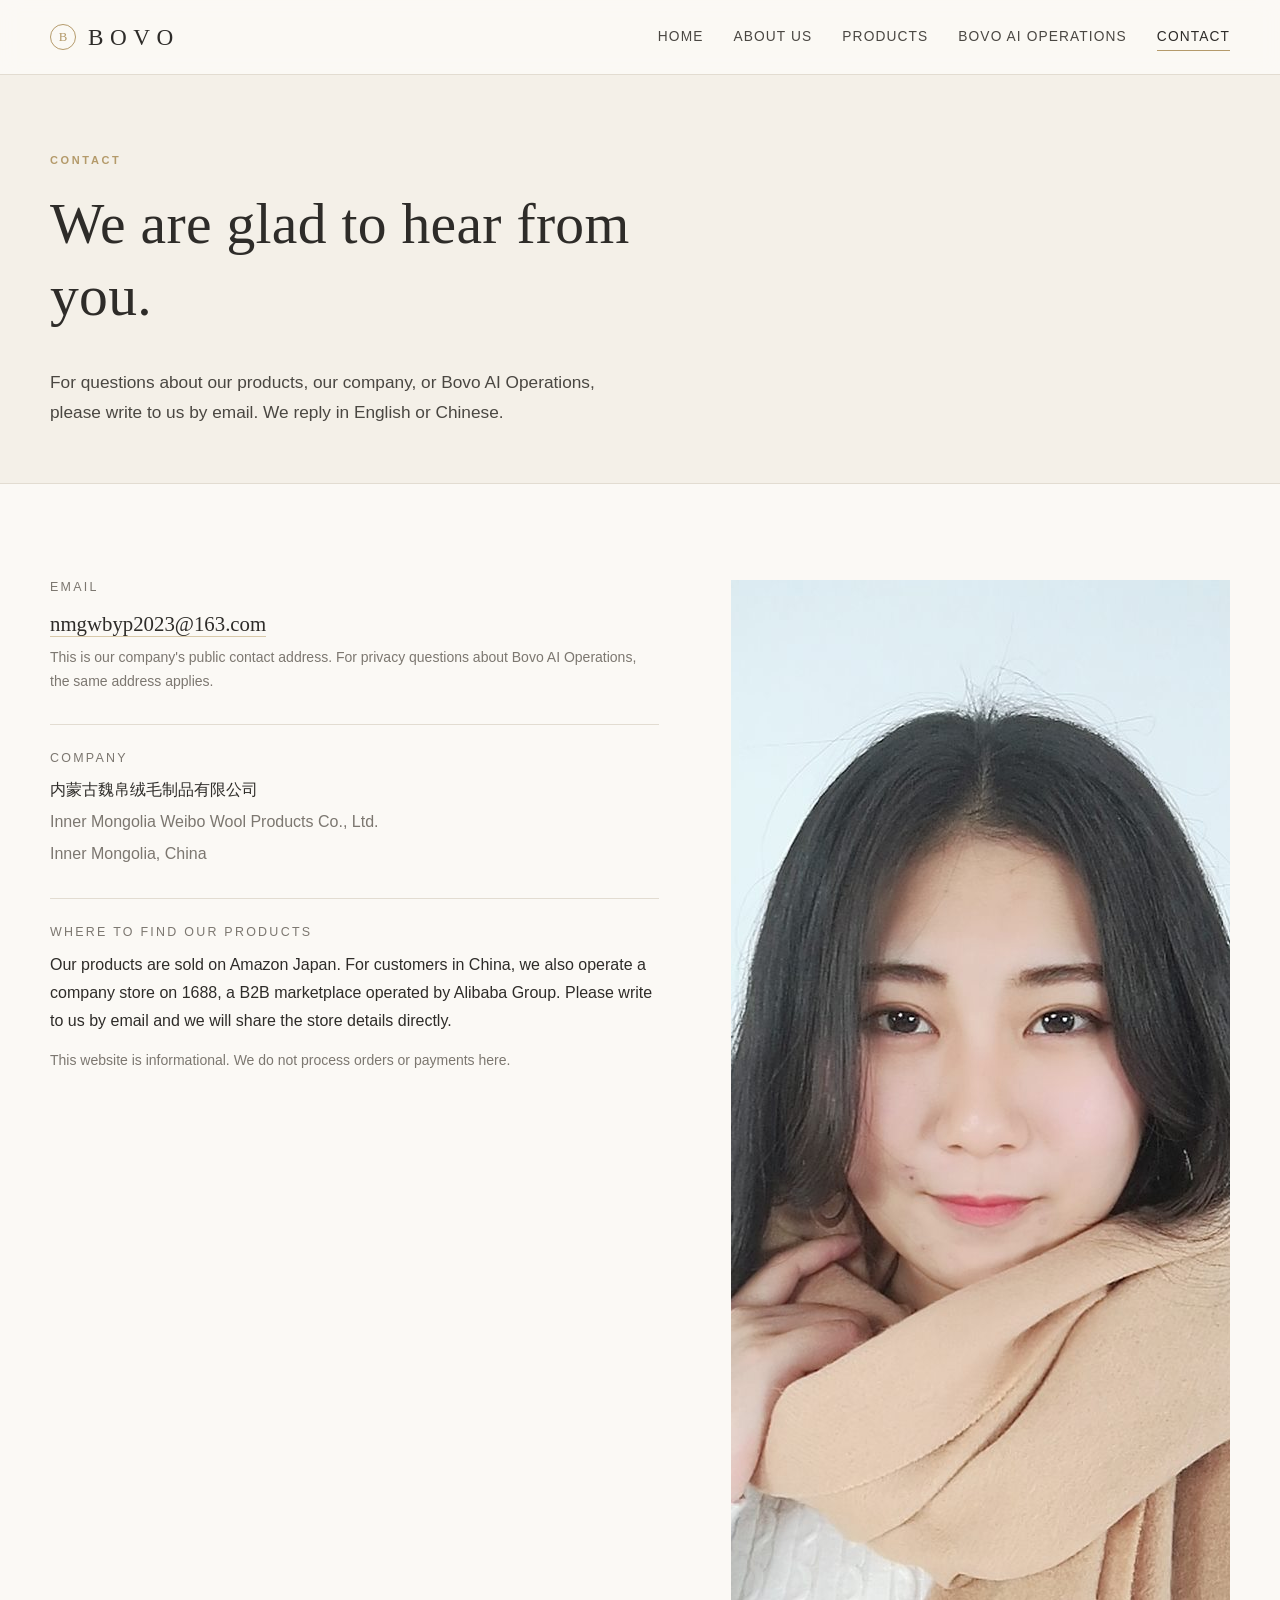
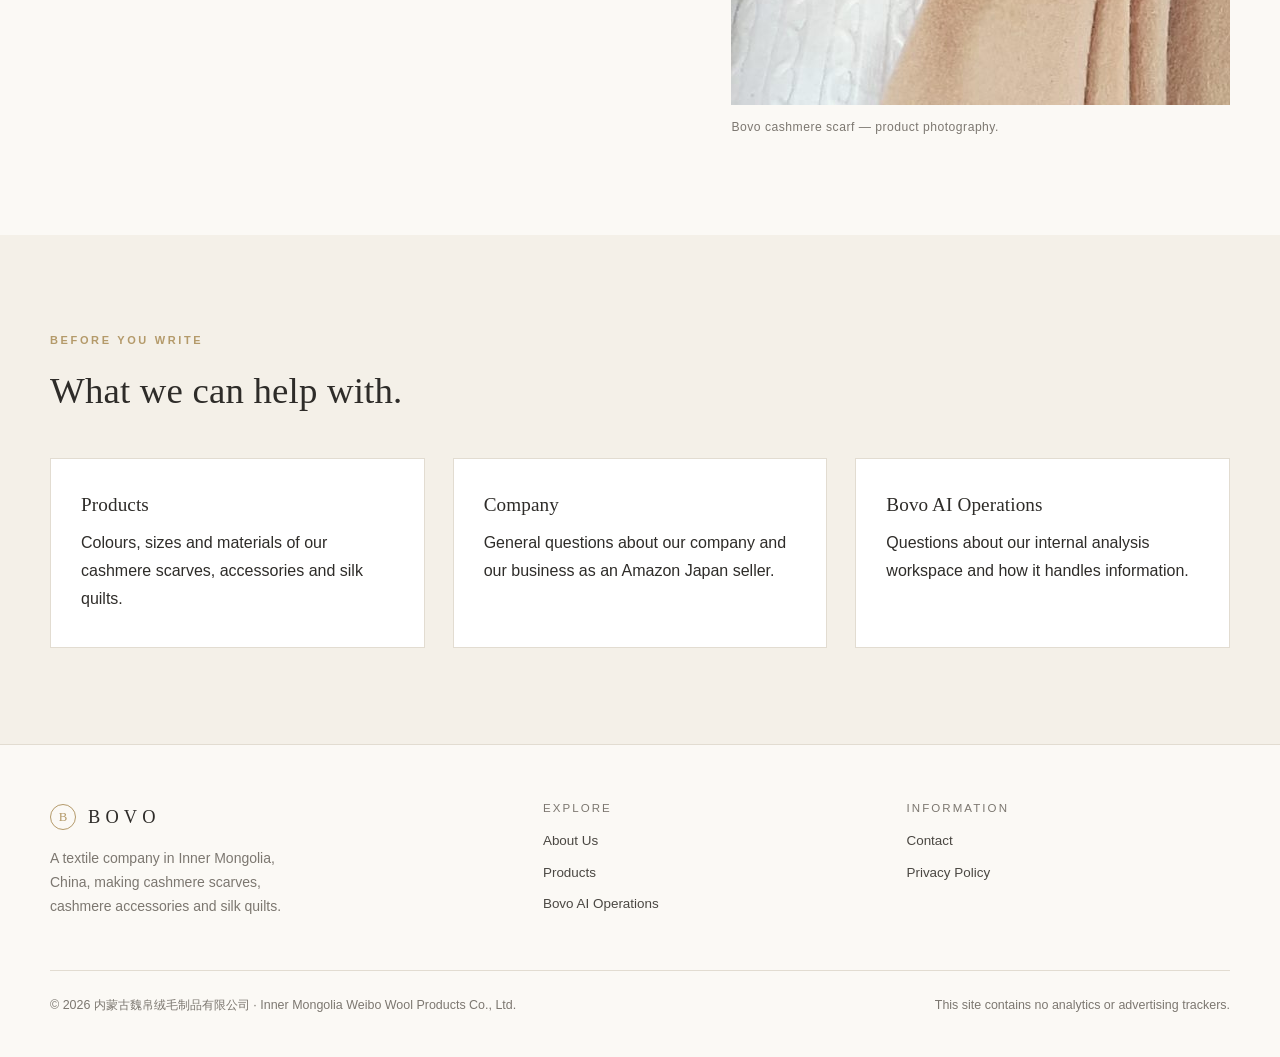
<file: contact.html>
<!doctype html>
<html lang="en">
<head>
  <meta charset="utf-8">
  <meta name="viewport" content="width=device-width, initial-scale=1">
  <title>Contact | Bovo</title>
  <meta name="description" content="Contact Bovo (内蒙古魏帛绒毛制品有限公司, Inner Mongolia Weibo Wool Products Co., Ltd.) by email at nmgwbyp2023@163.com.">
  <link rel="canonical" href="https://nmgwbyp180-wq.github.io/bovo-official/contact.html">
  <link rel="icon" href="assets/img/favicon.svg" type="image/svg+xml">
  <link rel="stylesheet" href="assets/css/styles.css">
</head>
<body>
  <a class="skip" href="#main">Skip to content</a>

  <header class="site-header">
    <div class="wrap nav">
      <a class="brand" href="index.html" aria-label="Bovo home"><span class="mark" aria-hidden="true">B</span>Bovo</a>
      <button class="nav-toggle" type="button" aria-expanded="false" aria-controls="primary-nav">Menu</button>
      <ul class="nav-links" id="primary-nav">
        <li><a href="index.html">Home</a></li>
        <li><a href="about.html">About Us</a></li>
        <li><a href="products.html">Products</a></li>
        <li><a href="ai-operations.html">Bovo AI Operations</a></li>
        <li><a href="contact.html" aria-current="page">Contact</a></li>
      </ul>
    </div>
  </header>

  <main id="main">

    <section class="page-head">
      <div class="wrap">
        <p class="eyebrow">Contact</p>
        <h1>We are glad to hear from you.</h1>
        <p class="lead">For questions about our products, our company, or Bovo AI Operations, please write to us by email. We reply in English or Chinese.</p>
      </div>
    </section>

    <section class="section">
      <div class="wrap contact-grid">
        <div class="reveal">
          <div class="contact-block" style="border-top:0; padding-top:0">
            <h3>Email</h3>
            <p class="big"><a class="link-underline" href="mailto:nmgwbyp2023@163.com">nmgwbyp2023@163.com</a></p>
            <p class="small muted">This is our company's public contact address. For privacy questions about Bovo AI Operations, the same address applies.</p>
          </div>

          <div class="contact-block">
            <h3>Company</h3>
            <p>内蒙古魏帛绒毛制品有限公司</p>
            <p class="muted">Inner Mongolia Weibo Wool Products Co., Ltd.</p>
            <p class="muted">Inner Mongolia, China</p>
          </div>

          <div class="contact-block">
            <h3>Where to find our products</h3>
            <p>Our products are sold on Amazon Japan. For customers in China, we also operate a company store on 1688, a B2B marketplace operated by Alibaba Group. Please write to us by email and we will share the store details directly.</p>
            <p class="small muted" style="margin-top:14px">This website is informational. We do not process orders or payments here.</p>
          </div>
        </div>

        <div class="reveal">
          <figure class="split-media" style="margin:0">
            <img src="assets/img/home-camel.jpg" width="900" height="1125" alt="A camel-coloured Bovo cashmere scarf worn wrapped around the neck" style="aspect-ratio:3/4; object-fit:cover">
            <figcaption class="caption">Bovo cashmere scarf &mdash; product photography.</figcaption>
          </figure>
        </div>
      </div>
    </section>

    <section class="section section--ivory">
      <div class="wrap">
        <p class="eyebrow reveal">Before you write</p>
        <h2 class="reveal">What we can help with.</h2>
        <div class="grid-3" style="margin-top:44px">
          <article class="card reveal">
            <h3>Products</h3>
            <p>Colours, sizes and materials of our cashmere scarves, accessories and silk quilts.</p>
          </article>
          <article class="card reveal">
            <h3>Company</h3>
            <p>General questions about our company and our business as an Amazon Japan seller.</p>
          </article>
          <article class="card reveal">
            <h3>Bovo AI Operations</h3>
            <p>Questions about our internal analysis workspace and how it handles information.</p>
          </article>
        </div>
      </div>
    </section>

  </main>

  <footer class="site-footer">
    <div class="wrap">
      <div class="footer-grid">
        <div>
          <a class="brand" href="index.html" style="font-size:1.15rem"><span class="mark" aria-hidden="true">B</span>Bovo</a>
          <p class="small muted" style="margin-top:14px; max-width:34ch">A textile company in Inner Mongolia, China, making cashmere scarves, cashmere accessories and silk quilts.</p>
        </div>
        <div>
          <h4>Explore</h4>
          <ul>
            <li><a href="about.html">About Us</a></li>
            <li><a href="products.html">Products</a></li>
            <li><a href="ai-operations.html">Bovo AI Operations</a></li>
          </ul>
        </div>
        <div>
          <h4>Information</h4>
          <ul>
            <li><a href="contact.html">Contact</a></li>
            <li><a href="https://nmgwbyp180-wq.github.io/bovo-ai-privacy/privacy.html">Privacy Policy</a></li>
          </ul>
        </div>
      </div>
      <div class="footer-bottom">
        <span>&copy; <span data-year>2026</span> 内蒙古魏帛绒毛制品有限公司 &middot; Inner Mongolia Weibo Wool Products Co., Ltd.</span>
        <span>This site contains no analytics or advertising trackers.</span>
      </div>
    </div>
  </footer>

  <script src="assets/js/main.js"></script>
  <script>document.querySelectorAll('[data-year]').forEach(function(f){f.textContent=new Date().getFullYear();});</script>
</body>
</html>
</file>
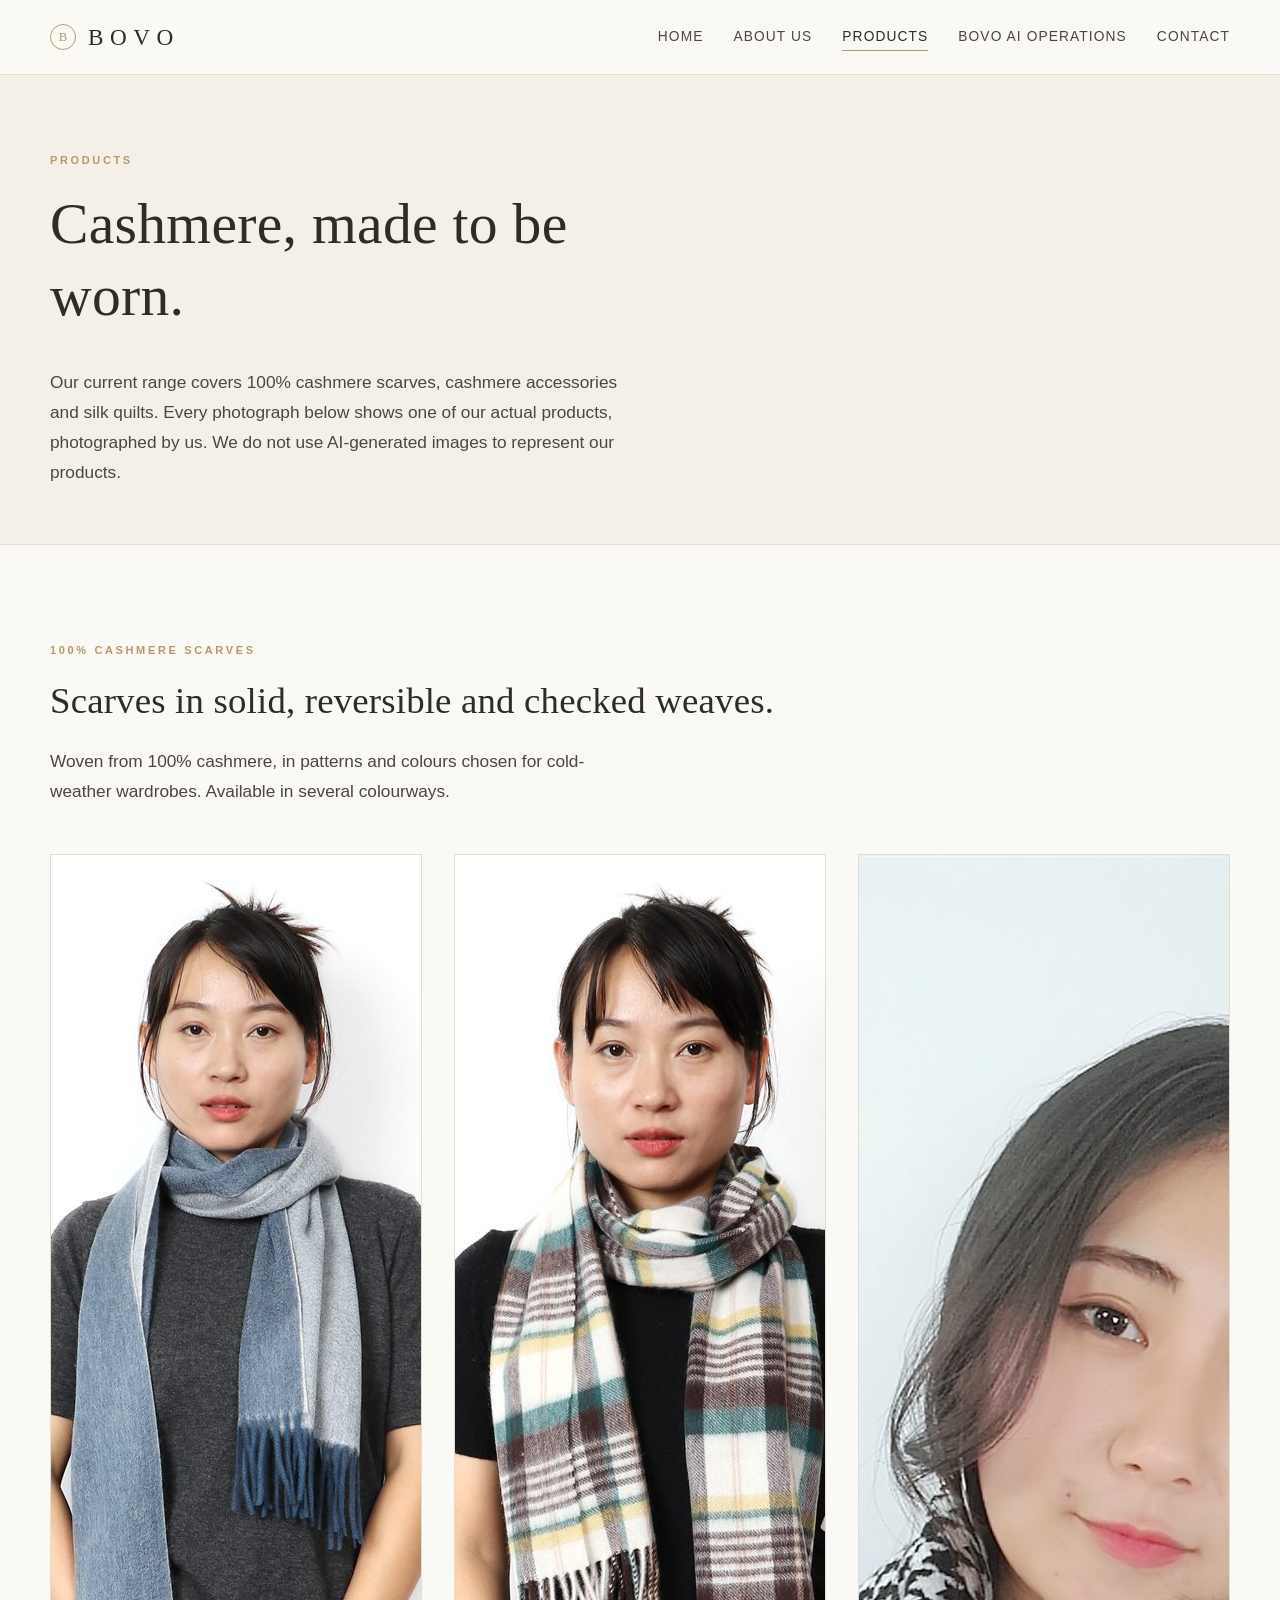
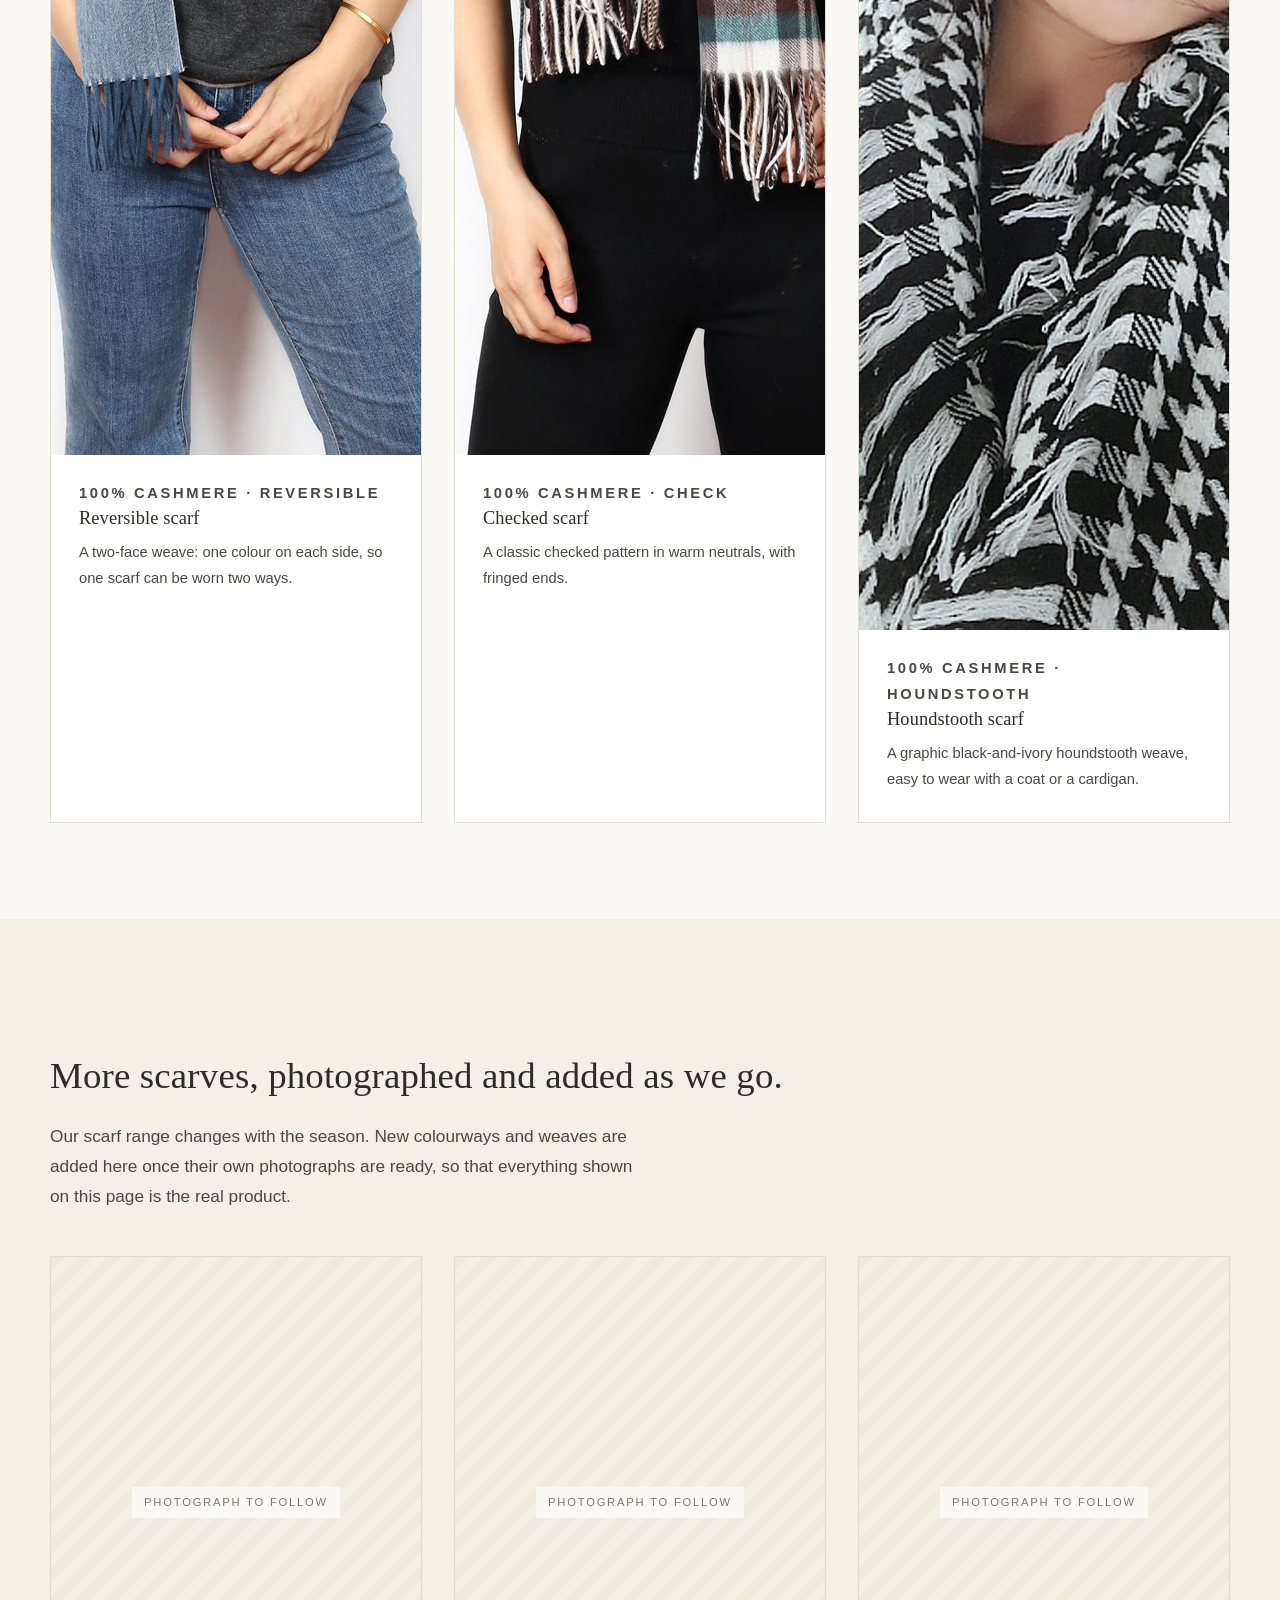
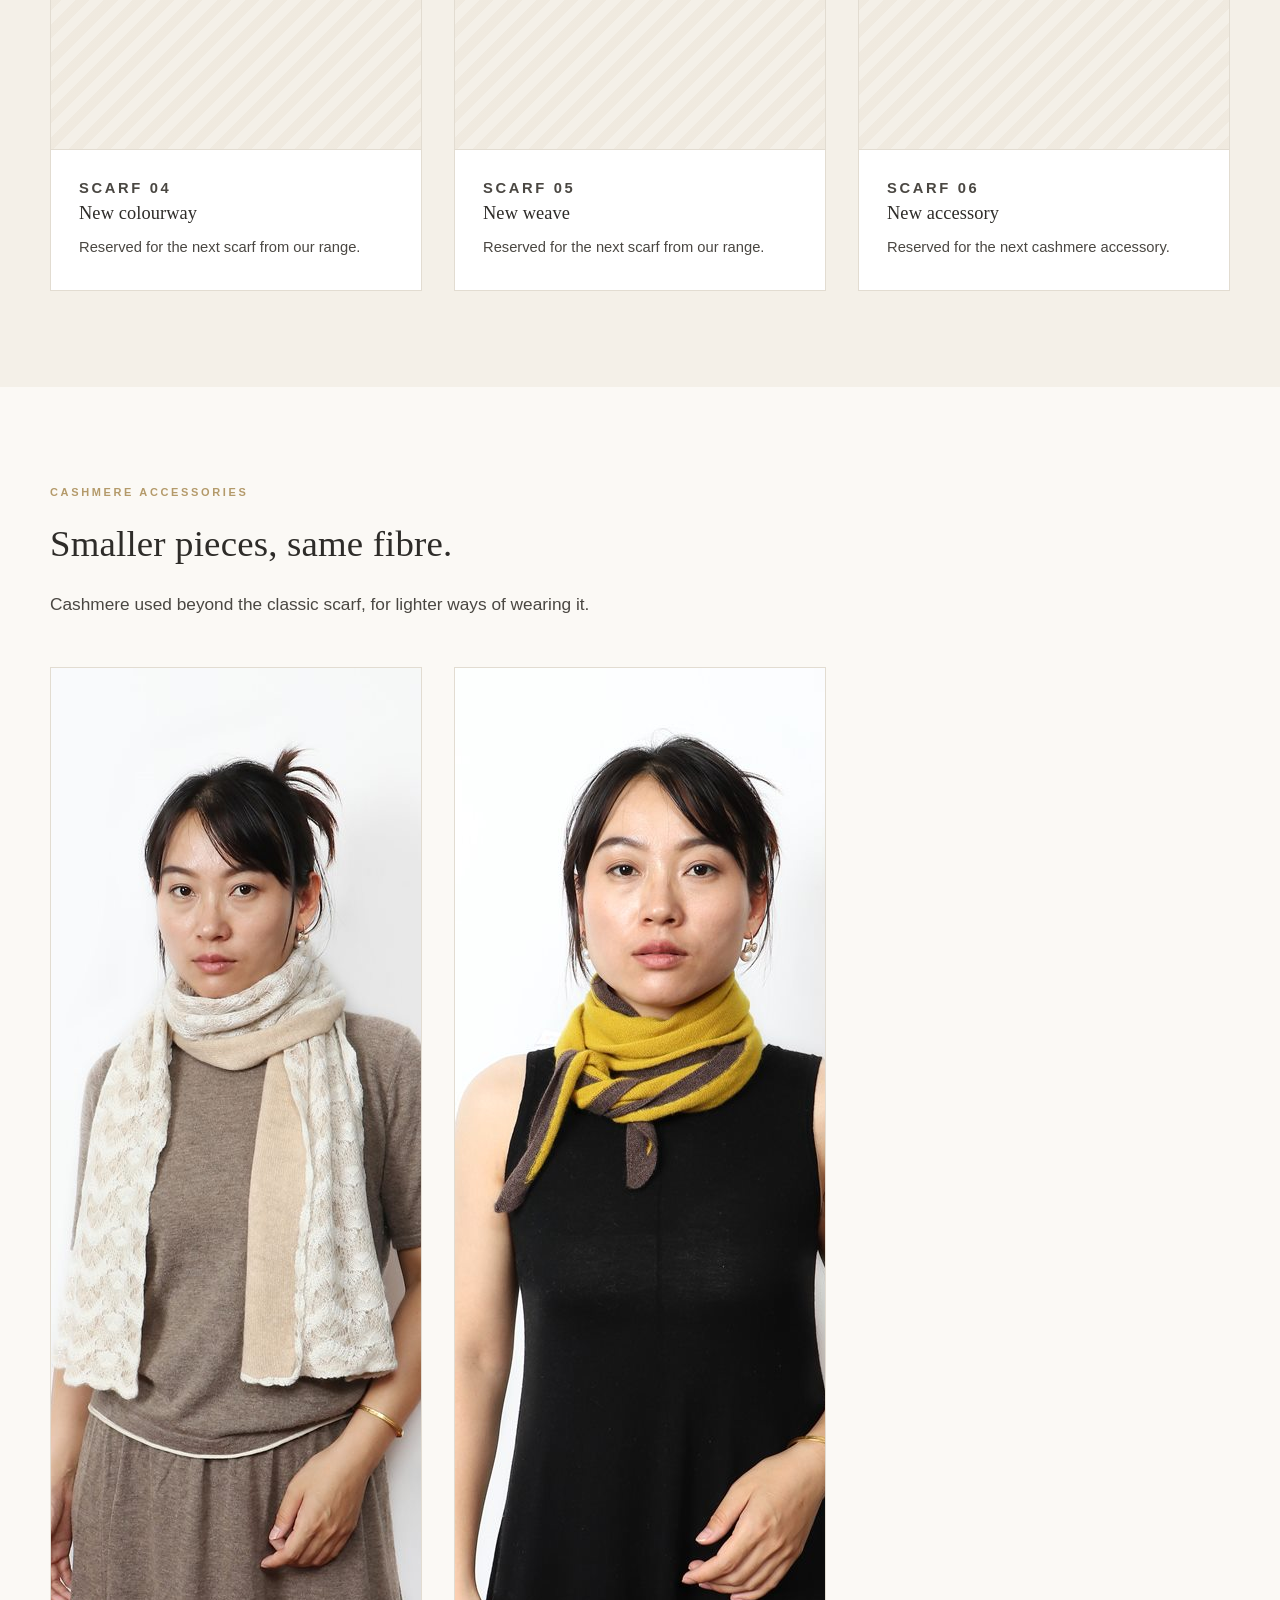
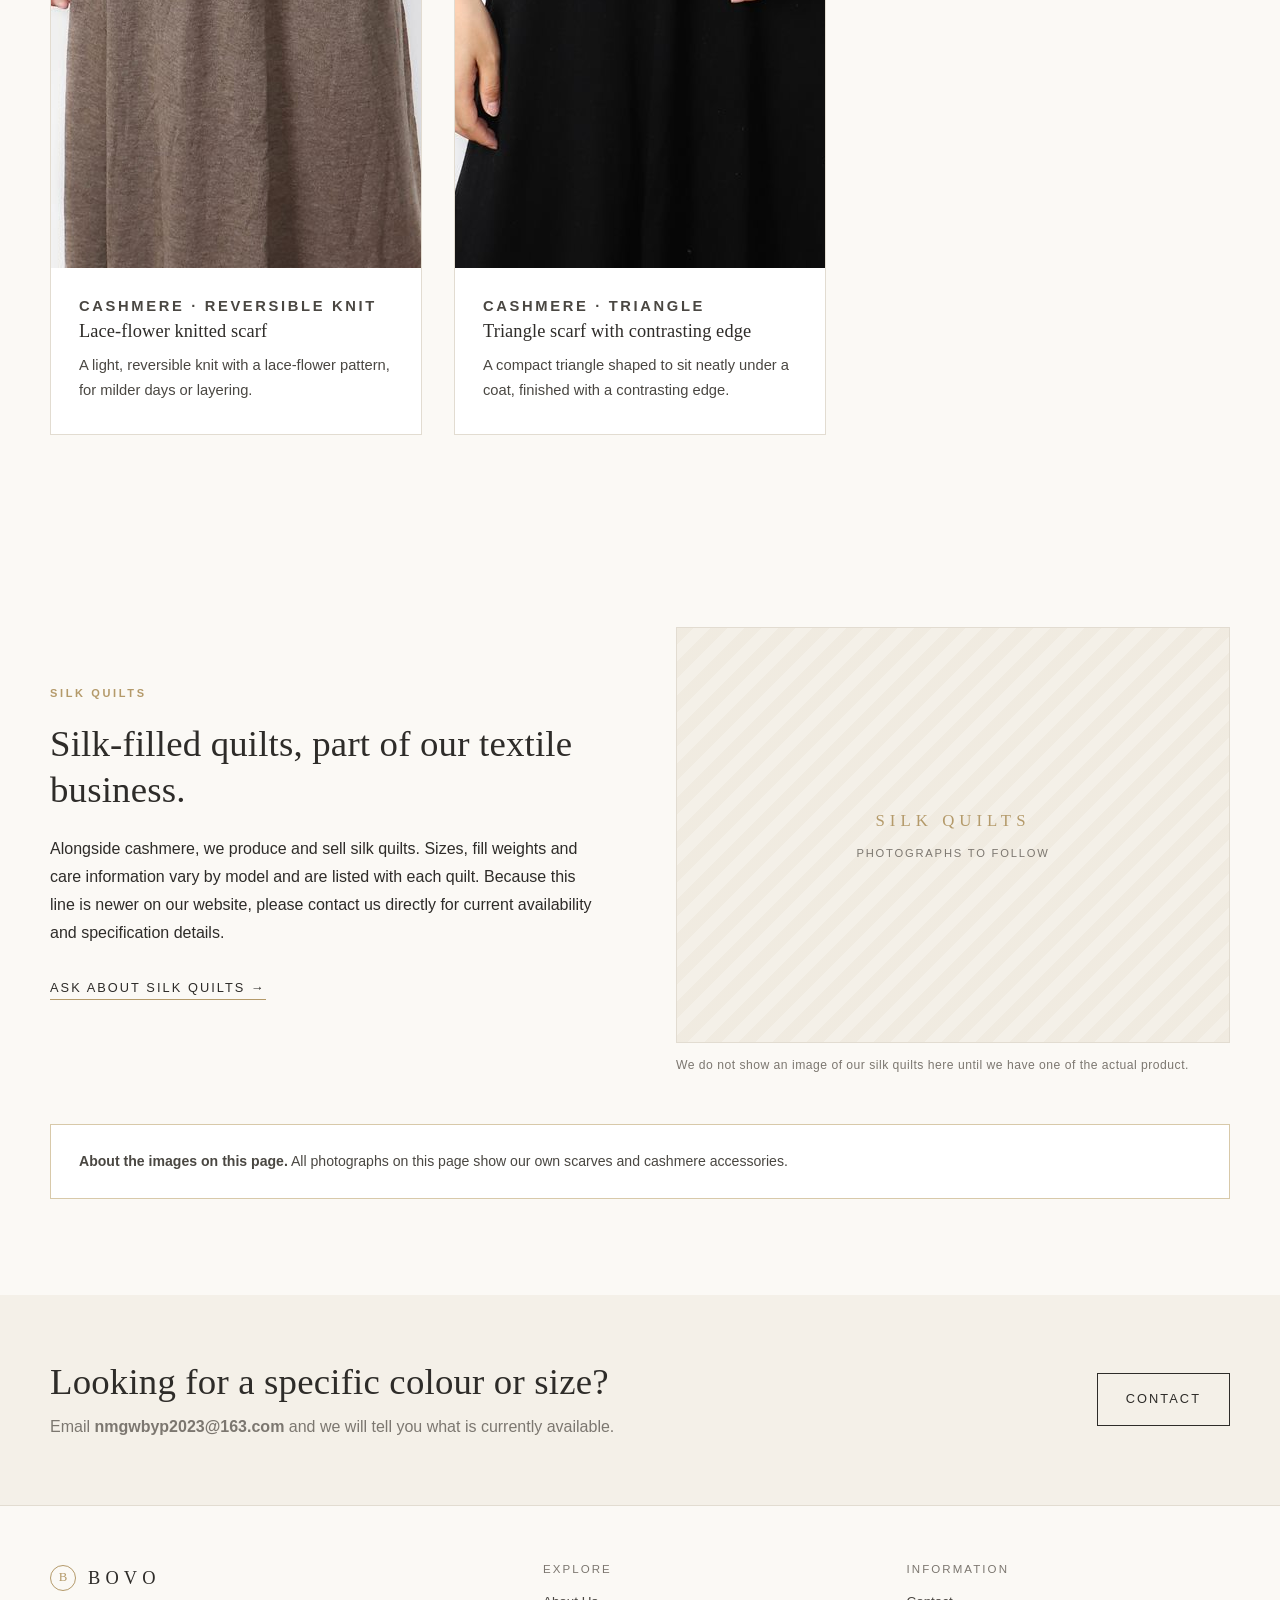
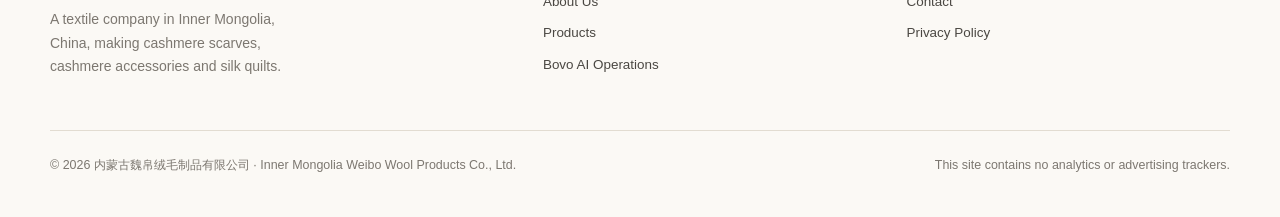
<file: products.html>
<!doctype html>
<html lang="en">
<head>
  <meta charset="utf-8">
  <meta name="viewport" content="width=device-width, initial-scale=1">
  <title>Products | Bovo</title>
  <meta name="description" content="Bovo products: 100% cashmere scarves, cashmere accessories and silk quilts. Every image on this page shows an actual Bovo product.">
  <link rel="canonical" href="https://nmgwbyp180-wq.github.io/bovo-official/products.html">
  <link rel="icon" href="assets/img/favicon.svg" type="image/svg+xml">
  <link rel="stylesheet" href="assets/css/styles.css">
</head>
<body>
  <a class="skip" href="#main">Skip to content</a>

  <header class="site-header">
    <div class="wrap nav">
      <a class="brand" href="index.html" aria-label="Bovo home"><span class="mark" aria-hidden="true">B</span>Bovo</a>
      <button class="nav-toggle" type="button" aria-expanded="false" aria-controls="primary-nav">Menu</button>
      <ul class="nav-links" id="primary-nav">
        <li><a href="index.html">Home</a></li>
        <li><a href="about.html">About Us</a></li>
        <li><a href="products.html" aria-current="page">Products</a></li>
        <li><a href="ai-operations.html">Bovo AI Operations</a></li>
        <li><a href="contact.html">Contact</a></li>
      </ul>
    </div>
  </header>

  <main id="main">

    <section class="page-head">
      <div class="wrap">
        <p class="eyebrow">Products</p>
        <h1>Cashmere, made to be worn.</h1>
        <p class="lead">Our current range covers 100% cashmere scarves, cashmere accessories and silk quilts. Every photograph below shows one of our actual products, photographed by us. We do not use AI-generated images to represent our products.</p>
      </div>
    </section>

    <section class="section">
      <div class="wrap">
        <p class="eyebrow reveal">100% Cashmere Scarves</p>
        <h2 class="reveal">Scarves in solid, reversible and checked weaves.</h2>
        <p class="lead reveal" style="margin-bottom:48px">Woven from 100% cashmere, in patterns and colours chosen for cold-weather wardrobes. Available in several colourways.</p>

        <div class="products">
          <article class="product reveal">
            <img src="assets/img/product-reversible.jpg" width="900" height="1200" alt="Reversible cashmere scarf in blue and grey, worn over a dark top">
            <div class="product-body">
              <p class="product-tag">100% Cashmere &middot; Reversible</p>
              <h3>Reversible scarf</h3>
              <p>A two-face weave: one colour on each side, so one scarf can be worn two ways.</p>
            </div>
          </article>
          <article class="product reveal">
            <img src="assets/img/product-check-reversible.jpg" width="900" height="1200" alt="Checked cashmere scarf in beige and brown tones with fringed ends">
            <div class="product-body">
              <p class="product-tag">100% Cashmere &middot; Check</p>
              <h3>Checked scarf</h3>
              <p>A classic checked pattern in warm neutrals, with fringed ends.</p>
            </div>
          </article>
          <article class="product reveal">
            <img src="assets/img/hero-scarf.jpg" width="1100" height="1375" alt="Cashmere scarf in a black and ivory houndstooth pattern">
            <div class="product-body">
              <p class="product-tag">100% Cashmere &middot; Houndstooth</p>
              <h3>Houndstooth scarf</h3>
              <p>A graphic black-and-ivory houndstooth weave, easy to wear with a coat or a cardigan.</p>
            </div>
          </article>
        </div>
      </div>
    </section>

    <section class="section section--ivory">
      <div class="wrap">
        <p class="eyebrow reveal">Coming next</p>
        <h2 class="reveal">More scarves, photographed and added as we go.</h2>
        <p class="lead reveal" style="margin-bottom:44px">Our scarf range changes with the season. New colourways and weaves are added here once their own photographs are ready, so that everything shown on this page is the real product.</p>
        <div class="products">
          <article class="product reveal">
            <div class="slot" aria-hidden="true"><span>Photograph to follow</span></div>
            <div class="product-body">
              <p class="product-tag">Scarf 04</p>
              <h3>New colourway</h3>
              <p>Reserved for the next scarf from our range.</p>
            </div>
          </article>
          <article class="product reveal">
            <div class="slot" aria-hidden="true"><span>Photograph to follow</span></div>
            <div class="product-body">
              <p class="product-tag">Scarf 05</p>
              <h3>New weave</h3>
              <p>Reserved for the next scarf from our range.</p>
            </div>
          </article>
          <article class="product reveal">
            <div class="slot" aria-hidden="true"><span>Photograph to follow</span></div>
            <div class="product-body">
              <p class="product-tag">Scarf 06</p>
              <h3>New accessory</h3>
              <p>Reserved for the next cashmere accessory.</p>
            </div>
          </article>
        </div>
      </div>
    </section>

    <section class="section">
      <div class="wrap">
        <p class="eyebrow reveal">Cashmere Accessories</p>
        <h2 class="reveal">Smaller pieces, same fibre.</h2>
        <p class="lead reveal" style="margin-bottom:48px">Cashmere used beyond the classic scarf, for lighter ways of wearing it.</p>

        <div class="products">
          <article class="product reveal">
            <img src="assets/img/product-lace.jpg" width="900" height="1200" alt="Reversible cashmere scarf with a lace-flower knit pattern in a neutral tone">
            <div class="product-body">
              <p class="product-tag">Cashmere &middot; Reversible knit</p>
              <h3>Lace-flower knitted scarf</h3>
              <p>A light, reversible knit with a lace-flower pattern, for milder days or layering.</p>
            </div>
          </article>
          <article class="product reveal">
            <img src="assets/img/product-triangle.jpg" width="900" height="1200" alt="Cashmere triangle scarf in yellow with a contrasting brown edge">
            <div class="product-body">
              <p class="product-tag">Cashmere &middot; Triangle</p>
              <h3>Triangle scarf with contrasting edge</h3>
              <p>A compact triangle shaped to sit neatly under a coat, finished with a contrasting edge.</p>
            </div>
          </article>
        </div>
      </div>
    </section>

    <section class="section">
      <div class="wrap split split--reverse">
        <div class="reveal">
          <p class="eyebrow">Silk Quilts</p>
          <h2>Silk-filled quilts, part of our textile business.</h2>
          <p>Alongside cashmere, we produce and sell silk quilts. Sizes, fill weights and care information vary by model and are listed with each quilt. Because this line is newer on our website, please contact us directly for current availability and specification details.</p>
          <p style="margin-top:26px"><a class="text-link" href="contact.html">Ask about silk quilts &rarr;</a></p>
        </div>
        <figure class="silk-panel reveal" aria-label="Silk quilts section">
          <div class="silk-visual" aria-hidden="true">
            <span>Silk Quilts</span>
            <small>Photographs to follow</small>
          </div>
          <figcaption class="caption">We do not show an image of our silk quilts here until we have one of the actual product.</figcaption>
        </figure>
      </div>

      <div class="wrap">
        <div class="note reveal">
          <strong>About the images on this page.</strong> All photographs on this page show our own scarves and cashmere accessories.
        </div>
      </div>
    </section>

    <section class="section section--tight section--ivory">
      <div class="wrap" style="display:flex; flex-wrap:wrap; gap:28px; align-items:center; justify-content:space-between">
        <div class="reveal">
          <h2 style="margin-bottom:8px">Looking for a specific colour or size?</h2>
          <p class="muted" style="margin-bottom:0">Email <strong>nmgwbyp2023@163.com</strong> and we will tell you what is currently available.</p>
        </div>
        <a class="btn reveal" href="contact.html">Contact</a>
      </div>
    </section>

  </main>

  <footer class="site-footer">
    <div class="wrap">
      <div class="footer-grid">
        <div>
          <a class="brand" href="index.html" style="font-size:1.15rem"><span class="mark" aria-hidden="true">B</span>Bovo</a>
          <p class="small muted" style="margin-top:14px; max-width:34ch">A textile company in Inner Mongolia, China, making cashmere scarves, cashmere accessories and silk quilts.</p>
        </div>
        <div>
          <h4>Explore</h4>
          <ul>
            <li><a href="about.html">About Us</a></li>
            <li><a href="products.html">Products</a></li>
            <li><a href="ai-operations.html">Bovo AI Operations</a></li>
          </ul>
        </div>
        <div>
          <h4>Information</h4>
          <ul>
            <li><a href="contact.html">Contact</a></li>
            <li><a href="https://nmgwbyp180-wq.github.io/bovo-ai-privacy/privacy.html">Privacy Policy</a></li>
          </ul>
        </div>
      </div>
      <div class="footer-bottom">
        <span>&copy; <span data-year>2026</span> 内蒙古魏帛绒毛制品有限公司 &middot; Inner Mongolia Weibo Wool Products Co., Ltd.</span>
        <span>This site contains no analytics or advertising trackers.</span>
      </div>
    </div>
  </footer>

  <script src="assets/js/main.js"></script>
  <script>document.querySelectorAll('[data-year]').forEach(function(f){f.textContent=new Date().getFullYear();});</script>
</body>
</html>
</file>
<file: assets/css/styles.css>
/* =========================================================
   Bovo — Official website
   Palette: warm white, off-white, soft charcoal, muted champagne gold
   Typography: system serif for headings, system sans for body (no external fonts)
   ========================================================= */

:root {
  --paper: #fbf9f5;
  --ivory: #f4f0e8;
  --ivory-deep: #ece6db;
  --charcoal: #2e2c29;
  --charcoal-soft: #4a4742;
  --muted: #7c7770;
  --line: #e2dcd1;
  --gold: #b49a6a;
  --gold-soft: #d8c9a9;
  --white: #ffffff;

  --serif: "Iowan Old Style", "Palatino Linotype", Palatino, "Book Antiqua", "Songti SC", "Songti TC", "Hiragino Mincho ProN", "Yu Mincho", Georgia, "Times New Roman", serif;
  --sans: "Helvetica Neue", Helvetica, Arial, "PingFang SC", "Microsoft YaHei", "Hiragino Sans", "Hiragino Kaku Gothic ProN", "Noto Sans CJK SC", sans-serif;

  --max: 1180px;
  --gutter: 28px;
  --radius: 2px;
}

*,
*::before,
*::after { box-sizing: border-box; }

html { scroll-behavior: smooth; }

body {
  margin: 0;
  background: var(--paper);
  color: var(--charcoal);
  font-family: var(--sans);
  font-size: 16px;
  line-height: 1.75;
  -webkit-font-smoothing: antialiased;
  text-rendering: optimizeLegibility;
  overflow-wrap: break-word;
}

img { max-width: 100%; display: block; }

a { color: inherit; text-decoration: none; }

a:focus-visible,
button:focus-visible {
  outline: 2px solid var(--gold);
  outline-offset: 3px;
}

p { margin: 0 0 1.1em; }

.skip {
  position: absolute;
  left: -9999px;
  top: 0;
  background: var(--charcoal);
  color: var(--white);
  padding: 10px 18px;
  z-index: 100;
}
.skip:focus { left: 12px; top: 12px; }

/* ---------- Layout ---------- */

.wrap {
  width: min(var(--max), 100% - var(--gutter) * 2);
  margin-inline: auto;
}

.section { padding: 96px 0; }
.section--tight { padding: 64px 0; }
.section--ivory { background: var(--ivory); }
.section--line { border-top: 1px solid var(--line); }

.eyebrow {
  font-family: var(--sans);
  font-size: 11px;
  letter-spacing: 0.24em;
  text-transform: uppercase;
  color: var(--gold);
  margin: 0 0 18px;
  font-weight: 600;
}

h1, h2, h3, h4 {
  font-family: var(--serif);
  font-weight: 400;
  line-height: 1.25;
  margin: 0 0 0.6em;
  letter-spacing: 0.005em;
  color: var(--charcoal);
  overflow-wrap: break-word;
}

h1 { font-size: clamp(2.1rem, 4.6vw, 3.6rem); }
h2 { font-size: clamp(1.6rem, 3vw, 2.3rem); }
h3 { font-size: 1.2rem; }

.lead {
  font-size: clamp(1.02rem, 1.35vw, 1.16rem);
  color: var(--charcoal-soft);
  max-width: 62ch;
}

.muted { color: var(--muted); }
.small { font-size: 0.875rem; line-height: 1.7; }

.hairline {
  width: 56px;
  height: 1px;
  background: var(--gold);
  border: 0;
  margin: 34px 0;
}

.link-underline {
  border-bottom: 1px solid var(--gold-soft);
  padding-bottom: 1px;
  transition: border-color 0.25s ease, color 0.25s ease;
}
.link-underline:hover { border-color: var(--charcoal); color: var(--charcoal); }

/* ---------- Header ---------- */

.site-header {
  position: sticky;
  top: 0;
  z-index: 50;
  background: rgba(251, 249, 245, 0.92);
  backdrop-filter: saturate(140%) blur(10px);
  border-bottom: 1px solid var(--line);
}

.nav {
  display: flex;
  align-items: center;
  justify-content: space-between;
  gap: 24px;
  min-height: 74px;
}

.brand {
  display: inline-flex;
  align-items: center;
  gap: 12px;
  font-family: var(--serif);
  font-size: 1.45rem;
  letter-spacing: 0.28em;
  text-transform: uppercase;
  color: var(--charcoal);
}

.brand .mark {
  width: 26px;
  height: 26px;
  border: 1px solid var(--gold);
  border-radius: 50%;
  display: grid;
  place-items: center;
  font-family: var(--serif);
  font-size: 0.8rem;
  letter-spacing: 0;
  color: var(--gold);
}

.nav-links {
  display: flex;
  align-items: center;
  gap: 30px;
  list-style: none;
  margin: 0;
  padding: 0;
  font-size: 0.86rem;
  letter-spacing: 0.08em;
  text-transform: uppercase;
}

.nav-links a {
  color: var(--charcoal-soft);
  padding: 6px 0;
  border-bottom: 1px solid transparent;
  transition: border-color 0.2s ease, color 0.2s ease;
}
.nav-links a:hover { border-bottom-color: var(--gold); color: var(--charcoal); }
.nav-links a[aria-current="page"] { color: var(--charcoal); border-bottom-color: var(--gold); }

.nav-toggle {
  display: none;
  background: none;
  border: 1px solid var(--line);
  color: var(--charcoal);
  font: inherit;
  font-size: 0.78rem;
  letter-spacing: 0.14em;
  text-transform: uppercase;
  padding: 8px 14px;
  cursor: pointer;
}

/* ---------- Buttons ---------- */

.btn {
  display: inline-block;
  font-size: 0.8rem;
  letter-spacing: 0.16em;
  text-transform: uppercase;
  padding: 14px 28px;
  border: 1px solid var(--charcoal);
  color: var(--charcoal);
  background: transparent;
  transition: background 0.25s ease, color 0.25s ease;
}
.btn:hover { background: var(--charcoal); color: var(--paper); }
.btn--solid { background: var(--charcoal); color: var(--paper); }
.btn--solid:hover { background: var(--charcoal-soft); color: var(--paper); }

.text-link {
  font-size: 0.8rem;
  letter-spacing: 0.16em;
  text-transform: uppercase;
  color: var(--charcoal);
  border-bottom: 1px solid var(--gold);
  padding-bottom: 4px;
}
.text-link:hover { border-color: var(--charcoal); }

/* ---------- Hero ---------- */

.hero {
  padding: 80px 0 96px;
  background: linear-gradient(180deg, var(--paper) 0%, var(--ivory) 100%);
}

.hero-grid {
  display: grid;
  grid-template-columns: 1.05fr 0.95fr;
  gap: 72px;
  align-items: center;
}

.hero h1 { margin-bottom: 26px; }
.hero .lead { margin-bottom: 36px; }

.hero-actions {
  display: flex;
  flex-wrap: wrap;
  gap: 16px;
  align-items: center;
}

.hero-figure {
  margin: 0;
  position: relative;
}

.hero-figure img {
  width: 100%;
  aspect-ratio: 4 / 5;
  object-fit: cover;
  border-radius: var(--radius);
}

.hero-figure::after {
  content: "";
  position: absolute;
  inset: 18px -18px -18px 18px;
  border: 1px solid var(--gold-soft);
  z-index: -1;
  border-radius: var(--radius);
}

.hero-figure figcaption {
  margin-top: 14px;
  font-size: 0.76rem;
  letter-spacing: 0.06em;
  color: var(--muted);
}

/* ---------- Page header ---------- */

.page-head {
  padding: 76px 0 56px;
  background: var(--ivory);
  border-bottom: 1px solid var(--line);
}
.page-head h1 { max-width: 22ch; }
.page-head .lead { margin-bottom: 0; }

/* ---------- Pillars / cards ---------- */

.grid-3 {
  display: grid;
  grid-template-columns: repeat(3, minmax(0, 1fr));
  gap: 28px;
}

.grid-2 {
  display: grid;
  grid-template-columns: repeat(2, minmax(0, 1fr));
  gap: 40px;
}

.card {
  background: var(--white);
  border: 1px solid var(--line);
  padding: 34px 30px;
  height: 100%;
}

.card .num {
  display: block;
  font-family: var(--serif);
  font-size: 0.9rem;
  color: var(--gold);
  letter-spacing: 0.18em;
  margin-bottom: 16px;
}

.card h3 { margin-bottom: 12px; }
.card p:last-child { margin-bottom: 0; }

/* ---------- Split / editorial ---------- */

.split {
  display: grid;
  grid-template-columns: 1fr 1fr;
  gap: 72px;
  align-items: center;
}

.split--reverse .split-media { order: 2; }

.split-media img {
  width: 100%;
  aspect-ratio: 4 / 5;
  object-fit: cover;
}
.split-media--landscape img { aspect-ratio: 3 / 2; }

.caption {
  margin-top: 12px;
  font-size: 0.76rem;
  color: var(--muted);
  letter-spacing: 0.04em;
}

/* ---------- Facts list ---------- */

.facts {
  list-style: none;
  margin: 0;
  padding: 0;
  border-top: 1px solid var(--line);
}
.facts li {
  display: grid;
  grid-template-columns: 220px 1fr;
  gap: 24px;
  padding: 20px 0;
  border-bottom: 1px solid var(--line);
  font-size: 0.95rem;
}
.facts dt, .facts .k {
  font-size: 0.74rem;
  letter-spacing: 0.16em;
  text-transform: uppercase;
  color: var(--muted);
  padding-top: 4px;
}

/* ---------- Products ---------- */

.products {
  display: grid;
  grid-template-columns: repeat(3, minmax(0, 1fr));
  gap: 40px 32px;
}

.product {
  display: flex;
  flex-direction: column;
  background: var(--white);
  border: 1px solid var(--line);
}

.product img {
  width: 100%;
  aspect-ratio: 3 / 4;
  object-fit: cover;
  background: var(--ivory);
}

.product-body { padding: 26px 28px 30px; }

.product-tag {
  font-size: 0.7rem;
  letter-spacing: 0.18em;
  text-transform: uppercase;
  color: var(--gold);
  margin-bottom: 10px;
  font-weight: 600;
}

.product h3 { font-size: 1.15rem; margin-bottom: 10px; }
.product p { font-size: 0.92rem; color: var(--charcoal-soft); margin-bottom: 0; }

.product--wide {
  grid-column: span 3;
  display: grid;
  grid-template-columns: 1fr 1.1fr;
}
.product--wide img {
  aspect-ratio: auto;
  height: 100%;
  min-height: 340px;
}
.product--wide .product-body { padding: 44px 46px; align-self: center; }

.note {
  margin-top: 48px;
  padding: 24px 28px;
  border: 1px solid var(--gold-soft);
  background: var(--white);
  font-size: 0.88rem;
  color: var(--charcoal-soft);
}

/* Photo slots reserved for upcoming scarves */
.slot {
  aspect-ratio: 3 / 4;
  background:
    repeating-linear-gradient(135deg, rgba(180, 154, 106, 0.07) 0 10px, transparent 10px 20px),
    var(--ivory);
  border-bottom: 1px solid var(--line);
  display: flex;
  align-items: center;
  justify-content: center;
}
.slot span {
  font-size: 0.7rem;
  letter-spacing: 0.16em;
  text-transform: uppercase;
  color: var(--muted);
  background: var(--paper);
  padding: 6px 12px;
}

/* Silk quilts: text-only panel, no product image */
.silk-panel { margin: 0; }
.silk-visual {
  aspect-ratio: 4 / 3;
  background:
    repeating-linear-gradient(135deg, rgba(180, 154, 106, 0.06) 0 12px, transparent 12px 24px),
    var(--ivory);
  border: 1px solid var(--line);
  display: flex;
  flex-direction: column;
  align-items: center;
  justify-content: center;
  gap: 8px;
  color: var(--gold);
}
.silk-visual span {
  font-family: var(--serif);
  font-size: 1.05rem;
  letter-spacing: 0.3em;
  text-transform: uppercase;
}
.silk-visual small {
  font-size: 0.7rem;
  letter-spacing: 0.16em;
  text-transform: uppercase;
  color: var(--muted);
}

/* ---------- Software page ---------- */

.feature-list {
  list-style: none;
  padding: 0;
  margin: 0;
  display: grid;
  grid-template-columns: repeat(2, minmax(0, 1fr));
  gap: 0 48px;
  border-top: 1px solid var(--line);
}

.feature-list li {
  padding: 22px 0 22px 26px;
  border-bottom: 1px solid var(--line);
  position: relative;
  font-size: 0.95rem;
}

.feature-list li::before {
  content: "";
  position: absolute;
  left: 0;
  top: 31px;
  width: 10px;
  height: 1px;
  background: var(--gold);
}

.feature-list strong {
  display: block;
  font-weight: 500;
  font-family: var(--serif);
  font-size: 1.02rem;
  margin-bottom: 2px;
}
.feature-list span { color: var(--charcoal-soft); font-size: 0.9rem; }

.shot {
  margin: 0;
  border: 1px solid var(--line);
  background: var(--white);
}
.shot img { width: 100%; height: auto; }
.shot figcaption {
  padding: 14px 18px;
  font-size: 0.78rem;
  color: var(--muted);
  border-top: 1px solid var(--line);
  letter-spacing: 0.03em;
}

.banner {
  background: var(--charcoal);
  color: var(--ivory);
  padding: 64px 0;
}
.banner h2 { color: var(--ivory); }
.banner p { color: #d9d3c8; max-width: 70ch; margin-bottom: 0; }
.banner .eyebrow { color: var(--gold-soft); }

.status {
  display: inline-block;
  font-size: 0.7rem;
  letter-spacing: 0.16em;
  text-transform: uppercase;
  border: 1px solid var(--gold);
  color: var(--gold);
  padding: 4px 10px;
  margin-bottom: 18px;
}

.checklist {
  list-style: none;
  padding: 0;
  margin: 0;
  display: grid;
  gap: 14px;
}
.checklist li {
  padding-left: 22px;
  position: relative;
  font-size: 0.94rem;
  color: var(--charcoal-soft);
}
.checklist li::before {
  content: "";
  position: absolute;
  left: 0;
  top: 0.7em;
  width: 10px;
  height: 1px;
  background: var(--gold);
}

/* ---------- Contact ---------- */

.contact-grid {
  display: grid;
  grid-template-columns: 1.1fr 0.9fr;
  gap: 72px;
}

.contact-block { border-top: 1px solid var(--line); padding: 26px 0; }
.contact-block h3 { font-size: 0.78rem; letter-spacing: 0.18em; text-transform: uppercase; font-family: var(--sans); color: var(--muted); margin-bottom: 10px; }
.contact-block p { margin-bottom: 4px; }
.contact-block .big { font-family: var(--serif); font-size: 1.3rem; word-break: break-word; }

/* ---------- Footer ---------- */

.site-footer {
  border-top: 1px solid var(--line);
  background: var(--paper);
  padding: 56px 0 40px;
  font-size: 0.84rem;
  color: var(--charcoal-soft);
}

.footer-grid {
  display: grid;
  grid-template-columns: 1.4fr 1fr 1fr;
  gap: 40px;
  padding-bottom: 36px;
  border-bottom: 1px solid var(--line);
}

.footer-grid h4 {
  font-family: var(--sans);
  font-size: 0.72rem;
  letter-spacing: 0.18em;
  text-transform: uppercase;
  color: var(--muted);
  margin-bottom: 14px;
}

.footer-grid ul { list-style: none; margin: 0; padding: 0; }
.footer-grid li { margin-bottom: 8px; }
.footer-grid a:hover { color: var(--charcoal); border-bottom: 1px solid var(--gold-soft); }

.footer-bottom {
  display: flex;
  justify-content: space-between;
  gap: 24px;
  padding-top: 24px;
  font-size: 0.78rem;
  color: var(--muted);
}

/* ---------- Reveal animation ---------- */

/* Content is visible by default; the hidden start state applies only when
   the script confirms that a scroll observer is running. */
html.js-reveal .reveal {
  opacity: 0;
  transform: translateY(14px);
  transition: opacity 0.7s ease, transform 0.7s ease;
}
html.js-reveal .reveal.is-visible { opacity: 1; transform: none; }

@media (prefers-reduced-motion: reduce) {
  html { scroll-behavior: auto; }
  html.js-reveal .reveal { opacity: 1; transform: none; transition: none; }
}

/* ---------- Responsive ---------- */

@media (max-width: 1000px) {
  .hero-grid,
  .split,
  .contact-grid { grid-template-columns: 1fr; gap: 44px; }
  .split--reverse .split-media { order: 0; }
  .products { grid-template-columns: repeat(2, minmax(0, 1fr)); }
  .product--wide { grid-column: span 2; grid-template-columns: 1fr; }
  .product--wide img { min-height: 0; aspect-ratio: 3 / 2; }
  .silk-visual { border-left: 0; border-top: 1px solid var(--line); min-height: 200px; }
  .product--wide .product-body { padding: 32px 28px; }
  .grid-3 { grid-template-columns: 1fr; }
  .hero-figure::after { display: none; }
  .footer-grid { grid-template-columns: 1fr 1fr; }
}

@media (max-width: 760px) {
  .section { padding: 64px 0; }
  .section--tight { padding: 48px 0; }
  .hero { padding: 52px 0 64px; }
  .page-head { padding: 52px 0 40px; }
  .nav-toggle { display: inline-block; }
  .nav { flex-wrap: wrap; min-height: 64px; padding-block: 12px; gap: 10px; }
  .nav-links {
    display: none;
    flex-direction: column;
    align-items: flex-start;
    gap: 4px;
    width: 100%;
    padding-bottom: 12px;
  }
  .nav-links.is-open { display: flex; }
  .nav-links li { width: 100%; }
  .nav-links a { display: block; padding: 12px 0; border-bottom: 1px solid var(--line); font-size: 0.92rem; }
  .nav-links a[aria-current="page"] { border-bottom-color: var(--gold); }
  .grid-2 { grid-template-columns: 1fr; gap: 24px; }
  .products { grid-template-columns: 1fr; gap: 28px; }
  .product--wide { grid-column: span 1; }
  .feature-list { grid-template-columns: 1fr; }
  .facts li { grid-template-columns: 1fr; gap: 4px; }
  .footer-grid { grid-template-columns: 1fr; gap: 28px; }
  .footer-bottom { flex-direction: column; gap: 10px; }
  .banner { padding: 48px 0; }
  .hero-actions .btn { width: 100%; text-align: center; }
}
</file>
